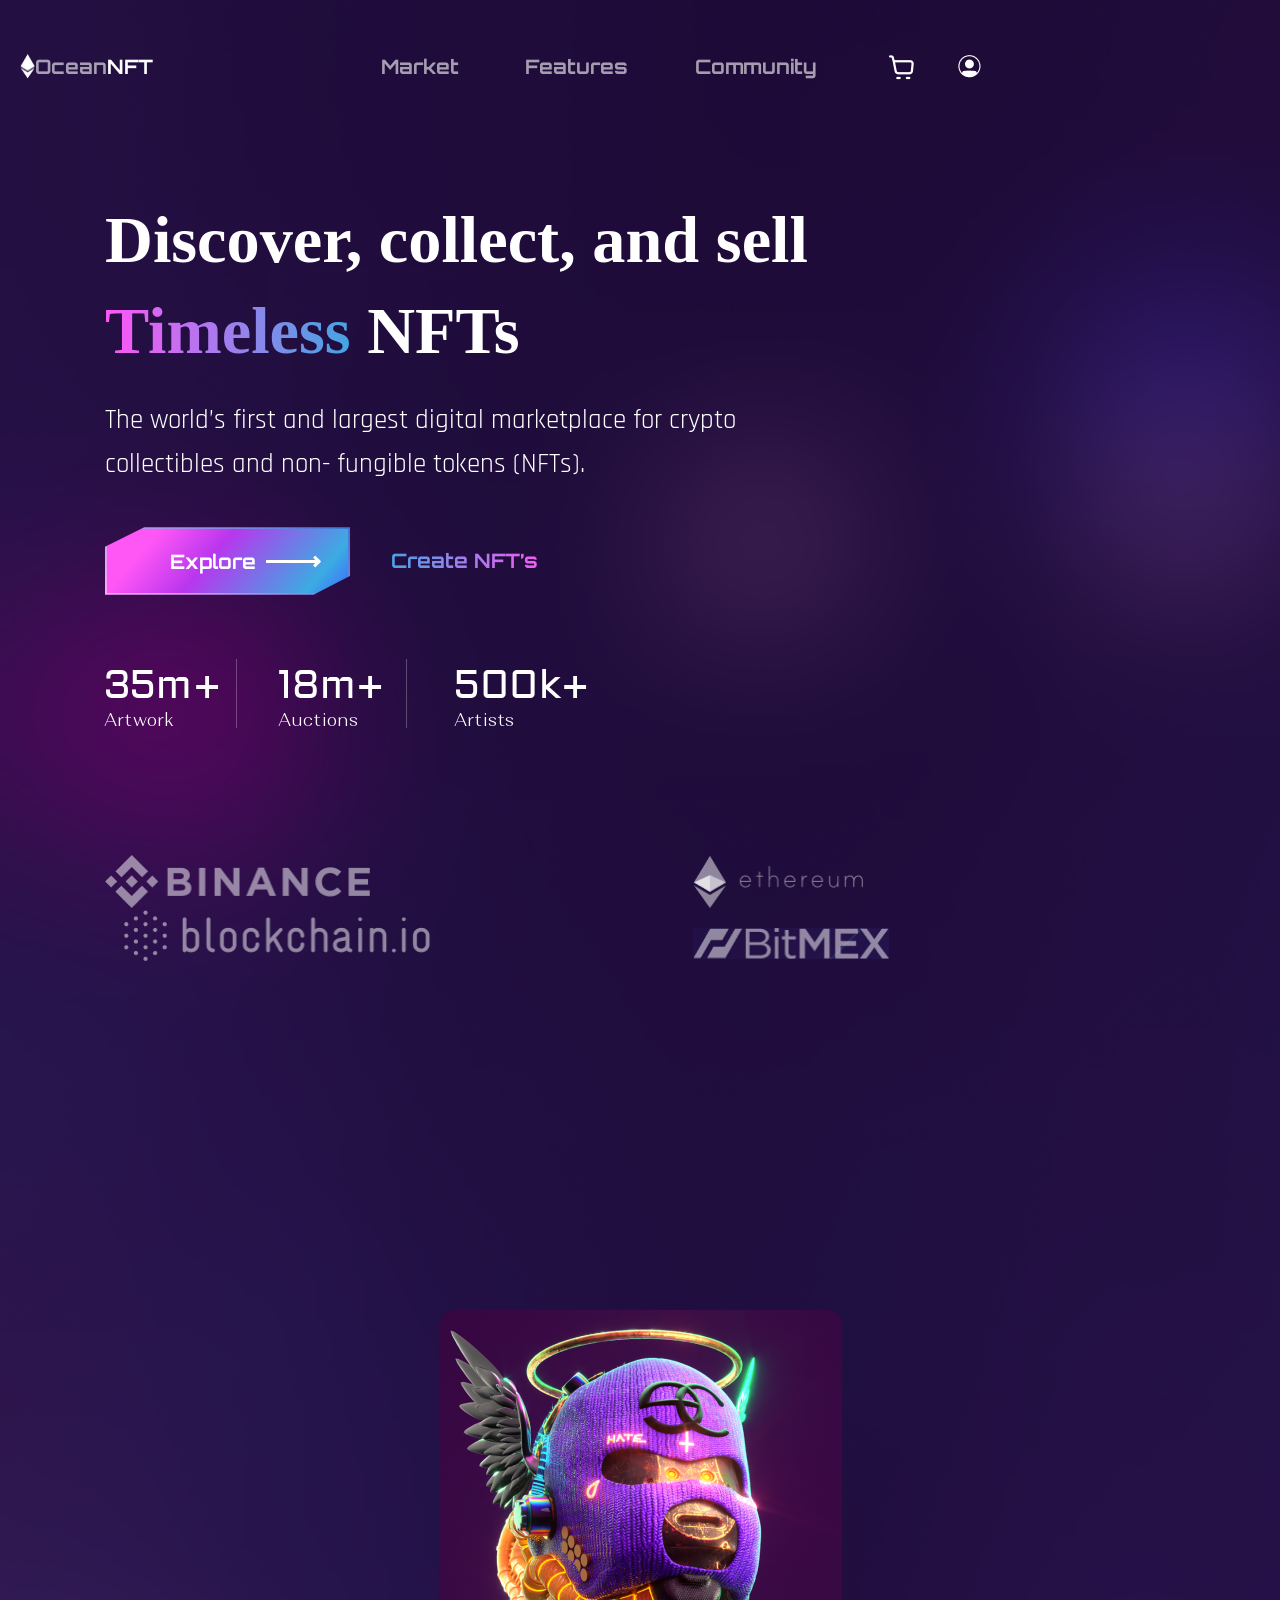
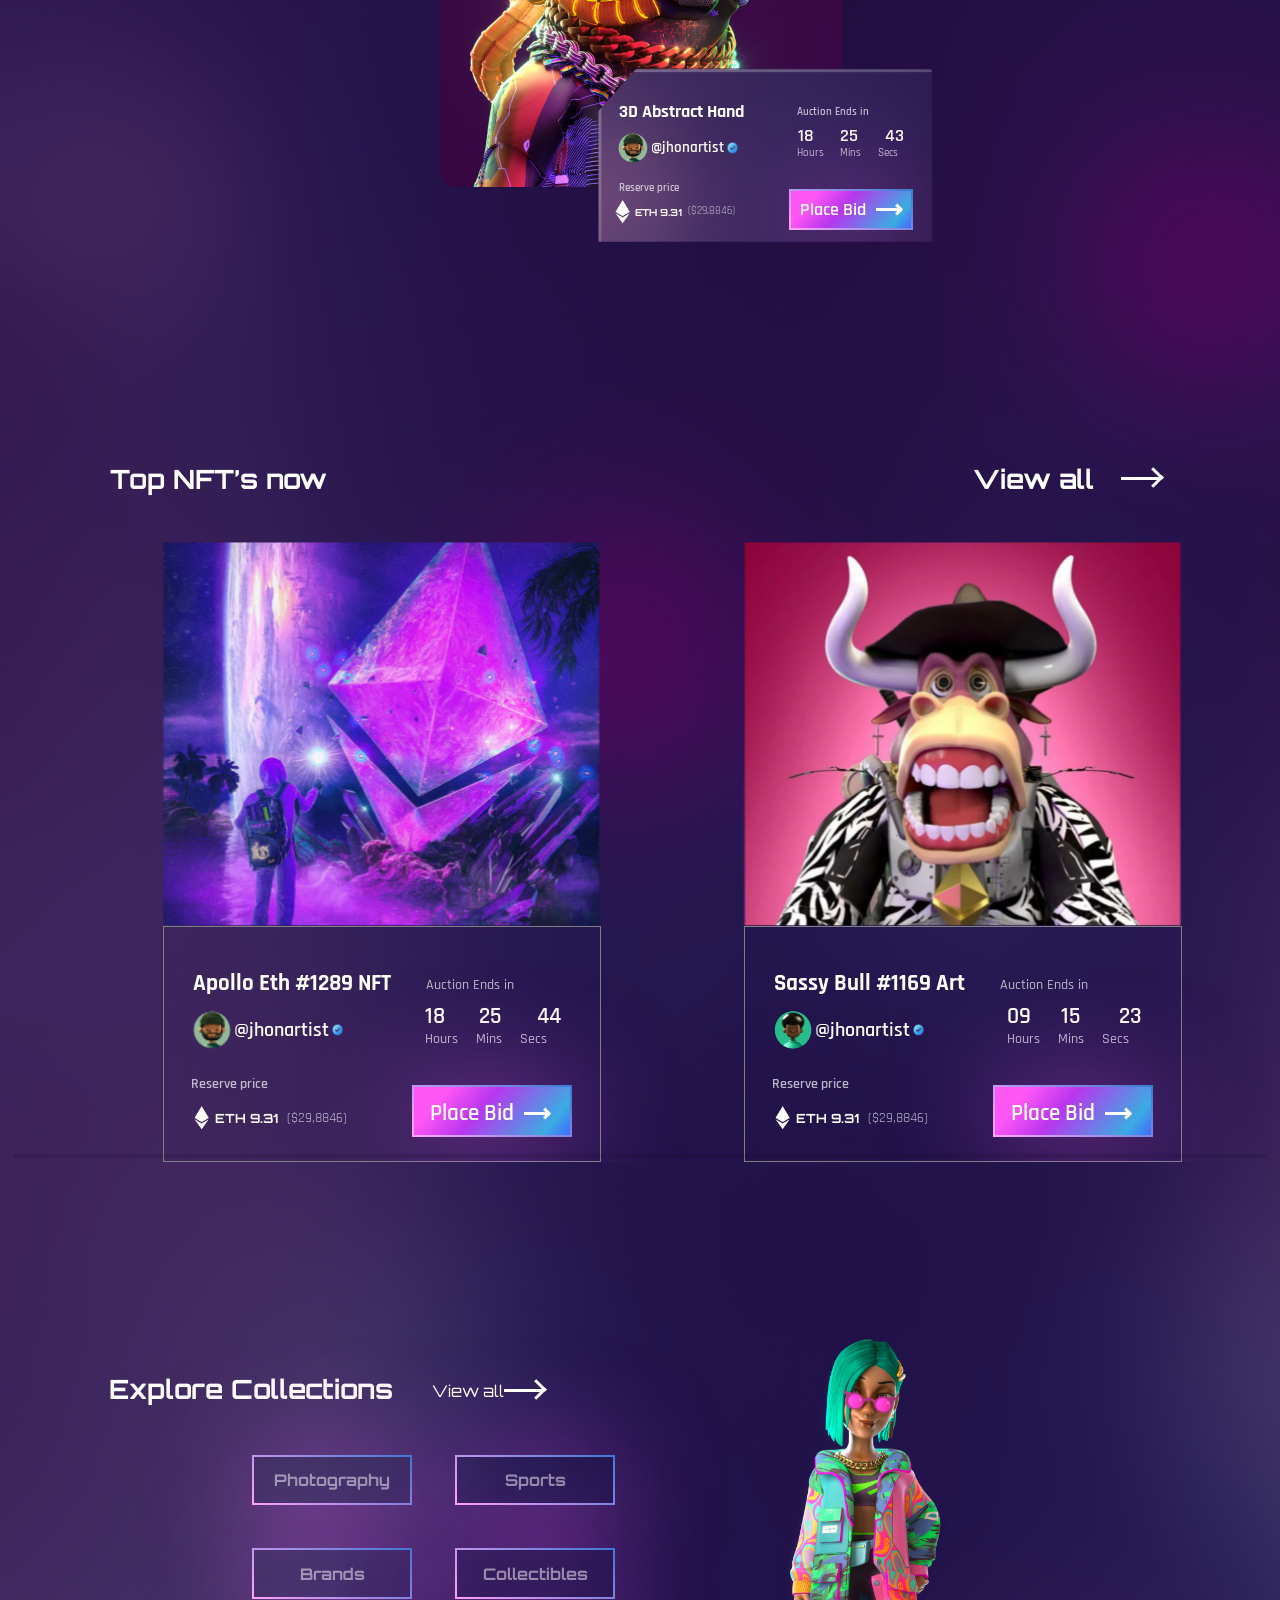
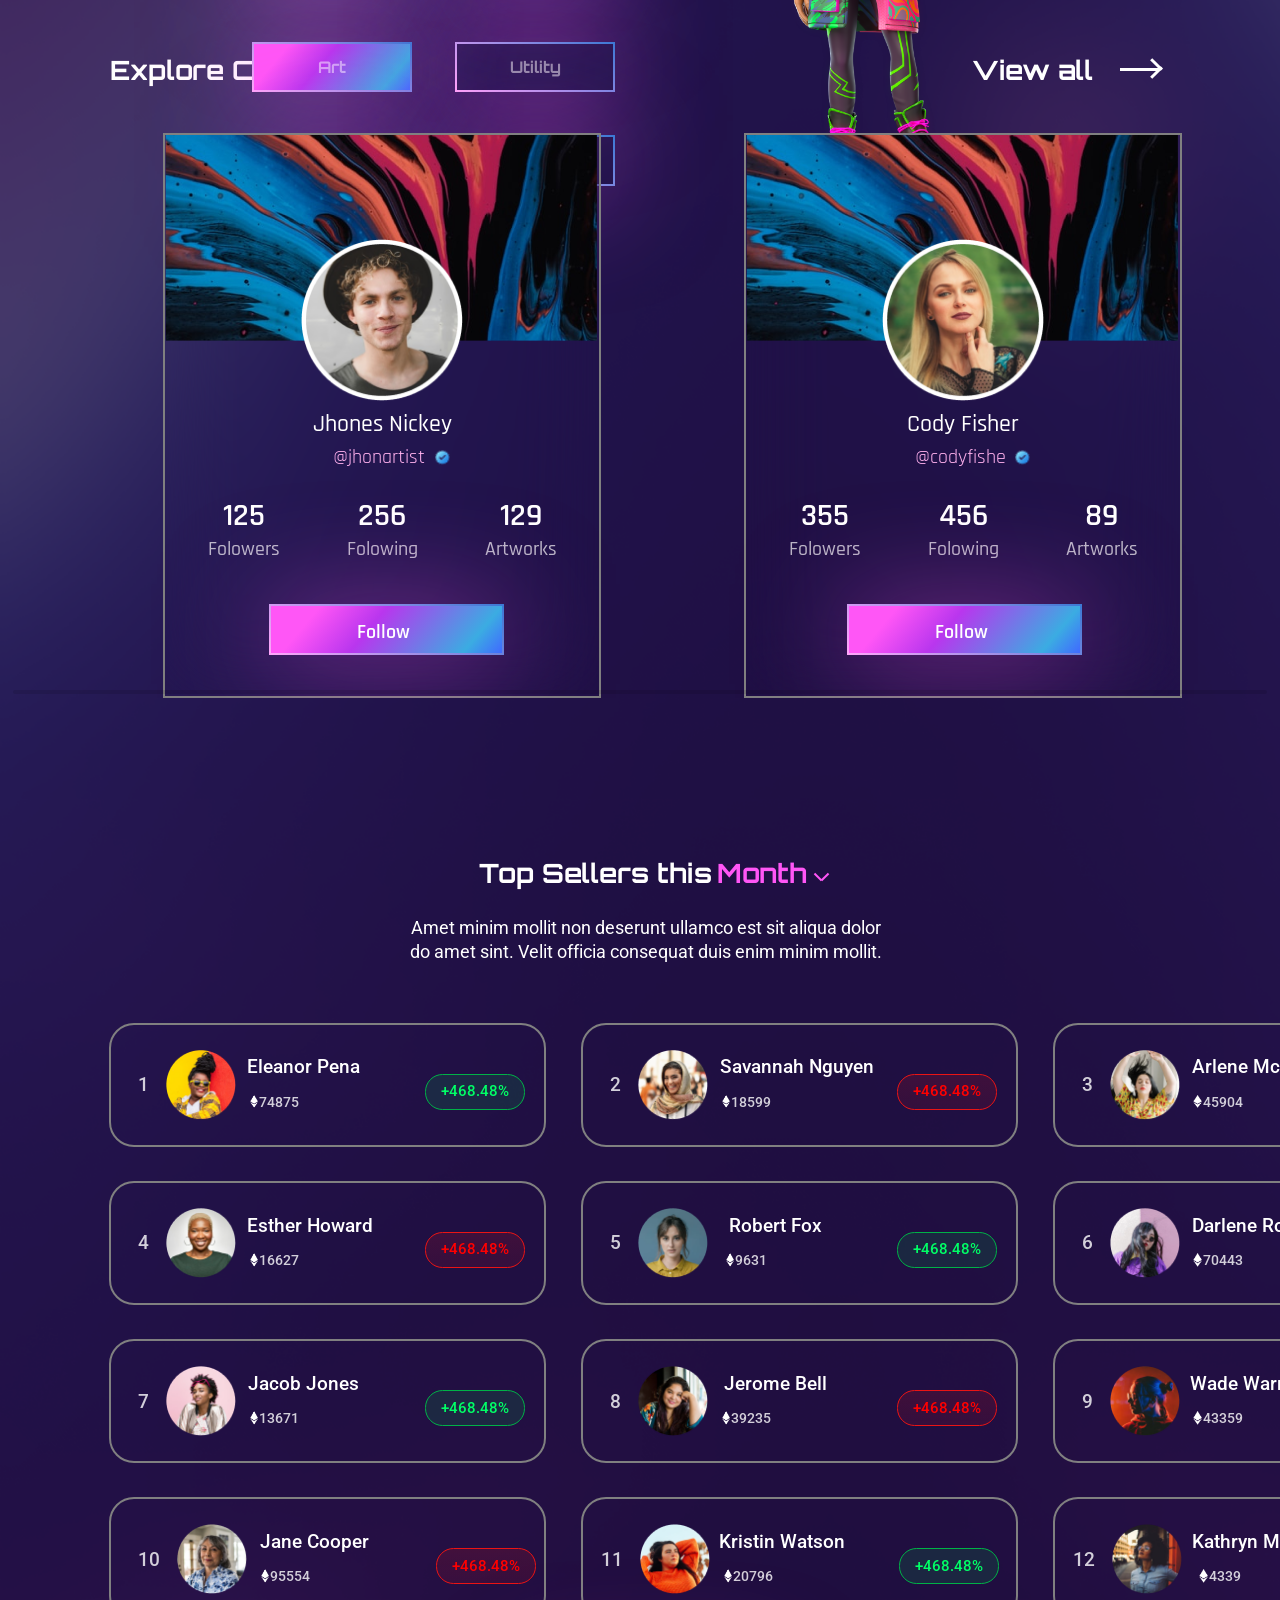
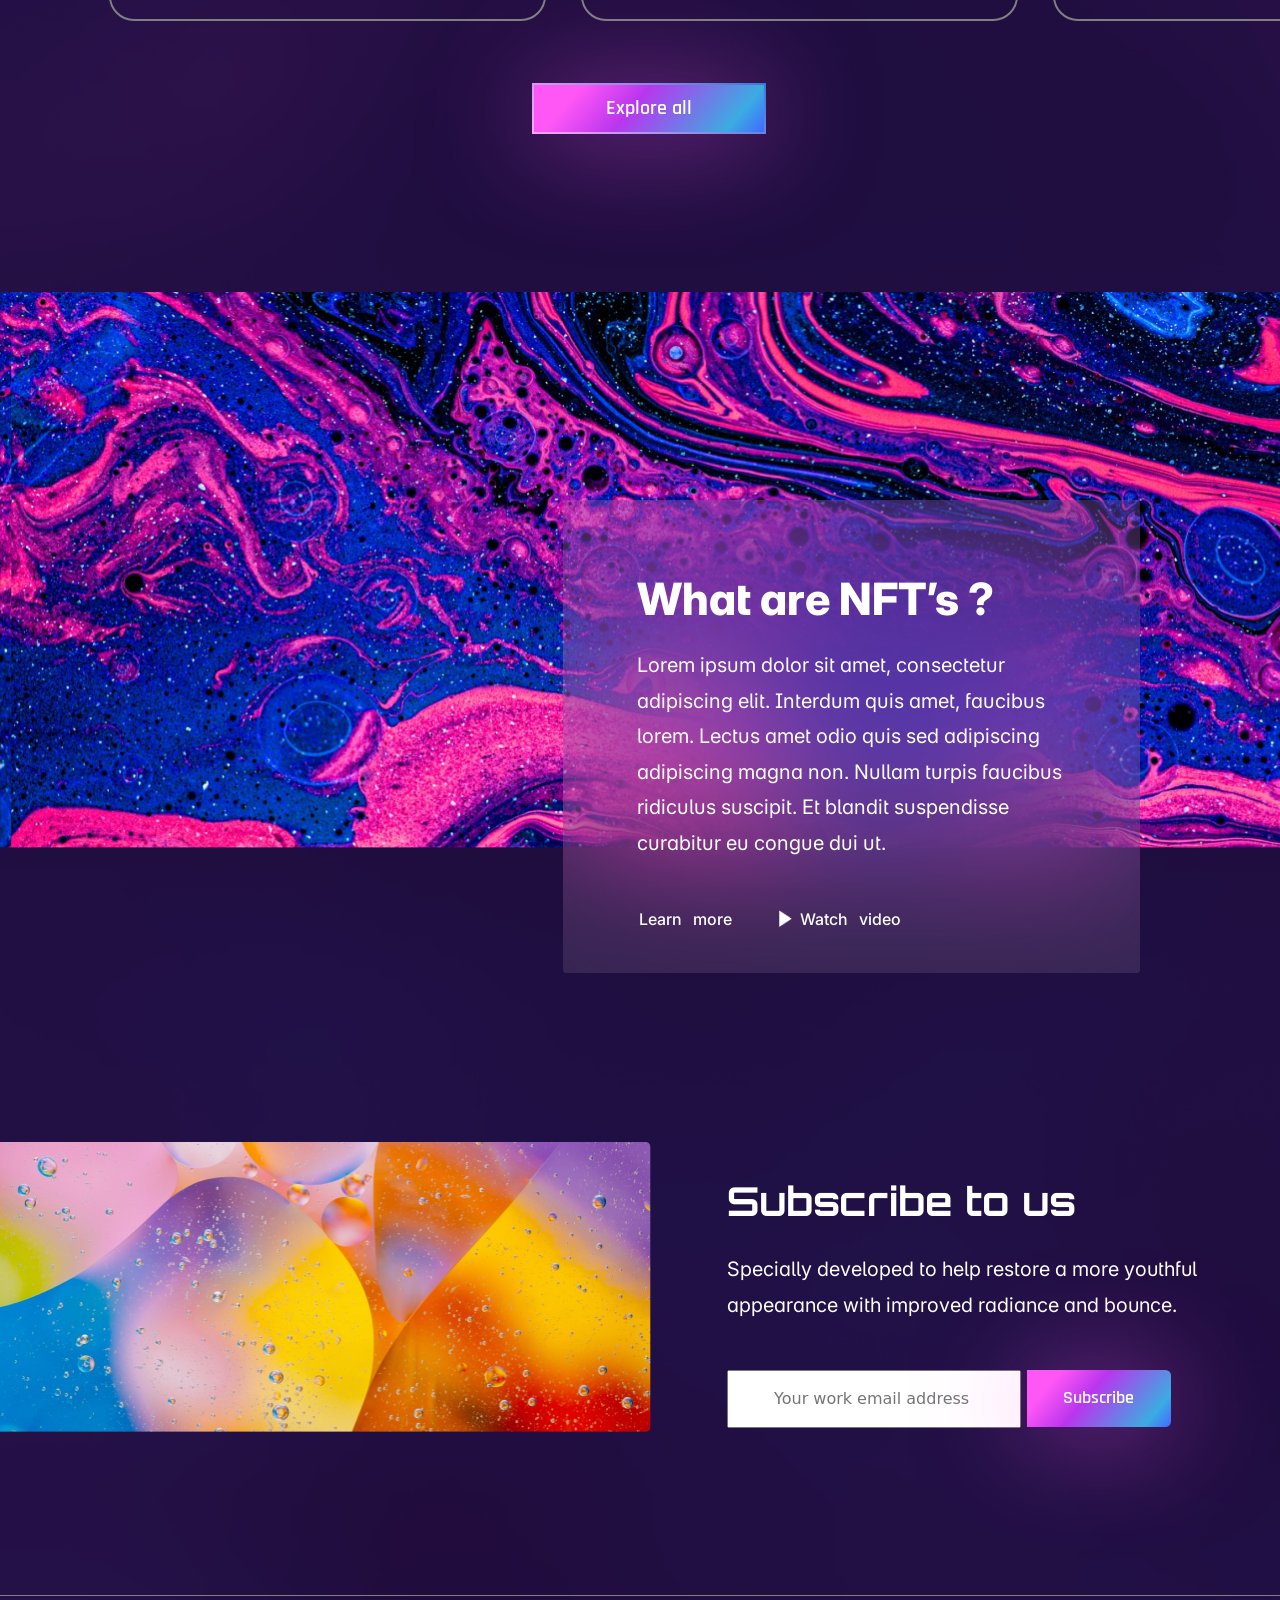
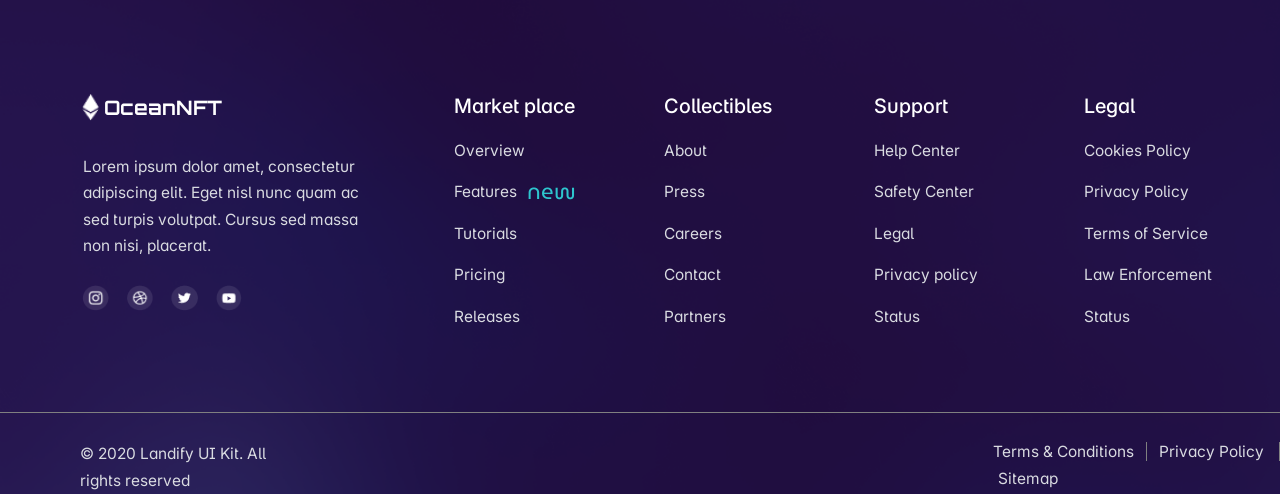
<file: index.html>
<!DOCTYPE html>
<html lang="en">
<head>
    <meta charset="UTF-8">
    <meta name="viewport" content="width=device-width, initial-scale=1.0">
    <link href="https://fonts.googleapis.com/css?family=Orbitron:regular,500,600,700,800,900" rel="stylesheet" />
    <link href="https://cdn.jsdelivr.net/npm/bootstrap@5.3.0/dist/css/bootstrap.min.css" rel="stylesheet" integrity="sha384-9ndCyUaIbzAi2FUVXJi0CjmCapSmO7SnpJef0486qhLnuZ2cdeRhO02iuK6FUUVM" crossorigin="anonymous">
    <link href="https://fonts.googleapis.com/css?family=Aldrich:regular" rel="stylesheet" />
    <link href="https://fonts.googleapis.com/css?family=Rajdhani:300,regular,500,600,700" rel="stylesheet" />
    <link href="https://fonts.cdnfonts.com/css/spartan" rel="stylesheet">
    <link href = "./font/AlethiaNext/stylesheet.css" rel = "stylesheet" type = "text/css" />
    <link href="https://fonts.googleapis.com/css?family=Lato:100,100italic,300,300italic,regular,italic,700,700italic,900,900italic" rel="stylesheet" />
    <link rel="stylesheet" href="https://cdn.jsdelivr.net/npm/swiper@10/swiper-bundle.min.css"/>
    <link href="https://fonts.googleapis.com/css?family=Roboto:100,100italic,300,300italic,regular,italic,500,500italic,700,700italic,900,900italic" rel="stylesheet" />
    <link href="https://fonts.googleapis.com/css?family=Inter:100,200,300,regular,500,600,700,800,900" rel="stylesheet" />
    <link href="https://fonts.googleapis.com/css?family=MuseoModerno:100,200,300,regular,500,600,700,800,900,100italic,200italic,300italic,italic,500italic,600italic,700italic,800italic,900italic" rel="stylesheet" />

    <link rel="stylesheet" href="./style/main.css">
    <link rel="stylesheet" href="./style/header.css">
    <link rel="stylesheet" href="./style/Descript_section.css">
    <link rel="stylesheet" href="./style/Swiper__box.css">
    <link rel="stylesheet" href="./style/Colection.css">
    <link rel="stylesheet" href="./style/Swiper2.css">
    <link rel="stylesheet" href="./style/Top.css">
    <link rel="stylesheet" href="./style/AboutNFT.css">
    <link rel="stylesheet" href="./style/Subscribe.css">
    <link rel="stylesheet" href="./style/footer.css">
    <title>Ocean NFT</title>
</head>
<body>
    <div class="wrapper">
        <nav class="navbar navbar-expand-lg">
            <div class="container-fluid">
                <a class="navbar-brand" href="#">
                    <img src="./img/header/Ethereum-icon-purple_2 1.png" alt="Bootstrap"  />
                    <span>Ocean</span><span>NFT</span>
                </a>
            <button
                class="navbar-toggler"
                type="button"
                data-bs-toggle="collapse"
                data-bs-target="#navbarSupportedContent"
                aria-controls="navbarSupportedContent"
                aria-expanded="false"
                aria-label="Увімкнути навігацію"
            >
                <span class="navbar-toggler-icon"></span>
            </button>
            <div class="collapse navbar-collapse" id="navbarSupportedContent">
                <ul class="navbar-nav">
                <li class="nav-item">
                    <a aria-current="page" href="#">Market</a>
                </li>
                <li class="nav-item">
                    <a href="#"
                    >Features</a
                    >
                </li>
                <li class="nav-item">
                    <a href="#">Community</a
                    >
                </li>
                </ul>
                <ul class="navbar-nav">
                    <li class="nav-item">
                    <a aria-current="page" href="#"><img src="./img/header/akar-icons_cart.png" alt=""></a
                    >
                    </li>
                    <li class="nav-item">
                    <a href="#"><img src="./img/header/Group.png" alt=""></a
                    >
                    </li>
                </ul>
            </div>
            </div>
        </nav>
        <section class="Description">
            <div class="Descript__box__text">
                <div class="Title"><h1>Discover, collect, and sell <span>Timeless</span> NFTs</h1></div>
                <div class="Title__text">The world’s first and largest digital marketplace for crypto collectibles and non- fungible tokens (NFTs). </div>
                <div class="Button__box">
                    <button class="button__style">Explore<span></span></button>
                    <button>Create NFT’s</button>
                </div>
                <div class="stat">
                    <ul class="stat__cont">
                        <ul>
                            <li>35m+</li>
                            <li>Artwork</li>
                        </ul>
                        <ul>
                            <li>18m+</li>
                            <li>Auctions</li>
                        </ul>
                        <ul>
                            <li>500k+</li>
                            <li>Artists</li>
                        </ul>
                    </ul>
                </div>

            </div>
            <div class="Descript__box__nft">
                <div class="Img__box">
                    <div class="Card__box">
                        <div class="card">
                            <div class="card__descript">
                                <div class="card__title">3D Abstract Hand</div>
                                <div class="profile">
                                    <img src="./img/section1/Ellipse 276.png" alt="" class="profile__logo">
                                    <p class="profile__name">@jhonartist</p>
                                    <img src="./img/section1/image 46.png" alt="" class="vf">
                                </div>
                                <div class="card__text"><p>Reserve price</p></div>
                                <div class="price">
                                    <img src="./img/header/Ethereum-icon-purple_2 1.png" alt="">
                                    <p>ETH 9.31</p>
                                    <span>($29,8846)</span>
                                </div>
                            </div>
                            <div class="card__timer">
                                <p class="card__text">Auction Ends in</p>
                                <div class="box__timer">
                                    <div>
                                        <h2 id="Hours" class="Time">18</h2>
                                        <p class="card__text">Hours</p>
                                    </div>
                                    <div>
                                        <h2 id="Mins" class="Time">25</h2>
                                        <p class="card__text">Mins</p>
                                    </div>
                                    <div>
                                        <h2 id="Secs" class="Time">44</h2>
                                        <p class="card__text">Secs</p>
                                    </div>
                                </div>
                                <button class="button__style">Place Bid<span></span></button>
                            </div>
                        </div>
                    </div>
                </div>
            </div>
            <div class="Descript__box__partners">
                <div class="partners__img"></div>
                <div class="partners__img"></div>
                <div class="partners__img"></div>
                <div class="partners__img"></div>
            </div>
        </section>
        
        <section class="Swiper__box">
            <div class="swiper__info__panel">
                <h2 class="Title_on__page">Top NFT’s now</h2>
                <a href="" class="View__title">View all<span></span></a>
            </div>
            <!-- Slider main container -->
            <div class="swiper">
                <!-- Additional required wrapper -->
                <div class="swiper-wrapper">
                <!-- Slides -->
                <div class="swiper-slide">
                    <div class="NFT__BOX">
                        <div class="NFT__img" style="background-image: url('../img/swiper/Rectangle\ 22664.png')"></div>
                        <div class="cardNFT">
                            <div class="NFT__info">
                                <div class="card__title">Apollo Eth #1289 NFT</div>
                                    <div class="profile">
                                        <img src="./img/section1/Ellipse 276.png" alt="" class="profile__logo">
                                        <p class="profile__name">@jhonartist</p>
                                        <img src="./img/section1/image 46.png" alt="" class="vf">
                                    </div>
                                    <div class="card__text"><p>Reserve price</p></div>
                                    <div class="price">
                                        <img src="./img/header/Ethereum-icon-purple_2 1.png" alt="">
                                        <p>ETH 9.31</p>
                                        <span>($29,8846)</span>
                                    </div>
                            </div>
                            <div class="NFT__timer">
                                <div class="card__timer">
                                    <p class="card__text">Auction Ends in</p>
                                    <div class="box__timer">
                                        <div>
                                            <h2 id="Hours" class="Time">18</h2>
                                            <p class="card__text">Hours</p>
                                        </div>
                                        <div>
                                            <h2 id="Mins" class="Time">25</h2>
                                            <p class="card__text">Mins</p>
                                        </div>
                                        <div>
                                            <h2 id="Secs" class="Time">44</h2>
                                            <p class="card__text">Secs</p>
                                        </div>
                                    </div>
                                    <button class="button__style">Place Bid<span></span></button>
                                </div>
                            </div>
                        </div>
                    </div>
                    
                </div>
                <div class="swiper-slide">
                    <div class="NFT__BOX">
                        <div class="NFT__img" style="background-image: url('../img/swiper/Rectangle\ 22665.png')"></div>
                        <div class="cardNFT">
                            <div class="NFT__info">
                                <div class="card__title">Sassy Bull #1169 Art</div>
                                    <div class="profile">
                                        <img src="./img/swiper/Ellipse 276 (1).png" alt="" class="profile__logo">
                                        <p class="profile__name">@jhonartist</p>
                                        <img src="./img/section1/image 46.png" alt="" class="vf">
                                    </div>
                                    <div class="card__text"><p>Reserve price</p></div>
                                    <div class="price">
                                        <img src="./img/header/Ethereum-icon-purple_2 1.png" alt="">
                                        <p>ETH 9.31</p>
                                        <span>($29,8846)</span>
                                    </div>
                            </div>
                            <div class="NFT__timer">
                                <div class="card__timer">
                                    <p class="card__text">Auction Ends in</p>
                                    <div class="box__timer">
                                        <div>
                                            <h2 id="Hours" class="Time">09</h2>
                                            <p class="card__text">Hours</p>
                                        </div>
                                        <div>
                                            <h2 id="Mins" class="Time">15</h2>
                                            <p class="card__text">Mins</p>
                                        </div>
                                        <div>
                                            <h2 id="Secs" class="Time">23</h2>
                                            <p class="card__text">Secs</p>
                                        </div>
                                    </div>
                                    <button class="button__style">Place Bid<span></span></button>
                                </div>
                            </div>
                        </div>
                    </div>
                    
                </div>
                <div class="swiper-slide">
                    <div class="NFT__BOX">
                        <div class="NFT__img" style="background-image: url('../img/swiper/Rectangle\ 22666.png')"></div>
                        <div class="cardNFT">
                            <div class="NFT__info">
                                <div class="card__title">Satisfying 3D Art</div>
                                    <div class="profile">
                                        <img src="./img/swiper/Ellipse 276 (2).png" alt="" class="profile__logo">
                                        <p class="profile__name">@jhonartist</p>
                                        <img src="./img/section1/image 46.png" alt="" class="vf">
                                    </div>
                                    <div class="card__text"><p>Reserve price</p></div>
                                    <div class="price">
                                        <img src="./img/header/Ethereum-icon-purple_2 1.png" alt="">
                                        <p>ETH 9.31</p>
                                        <span>($29,8846)</span>
                                    </div>
                            </div>
                            <div class="NFT__timer">
                                <div class="card__timer">
                                    <p class="card__text">Auction Ends in</p>
                                    <div class="box__timer">
                                        <div>
                                            <h2 id="Hours" class="Time">23</h2>
                                            <p id="HoursT" class="card__text">Hours</p>
                                        </div>
                                        <div>
                                            <h2 id="Mins" class="Time">32</h2>
                                            <p id="MinsT" class="card__text">Mins</p>
                                        </div>
                                        <div>
                                            <h2 id="Secs" class="Time">56</h2>
                                            <p id="SecsT" class="card__text">Secs</p>
                                        </div>
                                    </div>
                                    <button class="button__style">Place Bid<span></span></button>
                                </div>
                            </div>
                        </div>
                    </div>
                    
                </div>
                ...
                </div>
                <!-- If we need pagination -->
                <div class="swiper-pagination"></div>
            
                <!-- If we need navigation buttons -->
                <div class="swiper-button-prev"></div>
                <div class="swiper-button-next"></div>
            
                <!-- If we need scrollbar -->
                <div class="swiper-scrollbar"></div>
            </div>
            <div class="Button__mobile butSw"><button class="button__style">Explore<span></span></button></div>

        </section>
        <section class="Colection__box">
            <div class="Title">
                <h2 class="Title_on__page">Explore Collections</h2>
            </div>


            <div class="Colection__container">
                <div class="Colection__button__box">
                    <button onclick="changeIMG_btn(this)"  class="button__listener button__style">Photography</button>
                    <button onclick="changeIMG_btn(this)"  class="button__listener button__style">Sports</button>
                    <button onclick="changeIMG_btn(this)"  class="button__listener button__style">Brands</button>
                    <button onclick="changeIMG_btn(this)"  class="button__listener button__style">Collectibles</button>
                    <button onclick="changeIMG_btn(this)"  class="button__listener button__style active__button__col">Art</button>
                    <button onclick="changeIMG_btn(this)"  class="button__listener button__style">Utility</button>
                    <button onclick="changeIMG_btn(this)"  class="button__listener button__style">Brands</button>
                    <button onclick="changeIMG_btn(this)"  class="button__listener button__style">Collectibles</button>
                </div>
                <div class="Colection__img"><img src="./img/Colection/Art.png" alt="" class="Celection__photo" id="collectionImage"></div>
            </div>



            <div class="View__title__box">
                <a href="" class="View__title">View all<span></span></a>
            </div>
        </section>
        <section class="Swiper__box2">
            <div class="swiper__info__panel">
                <h2 class="Title_on__page">Explore Collections</h2>
                <a href="" class="View__title">View all<span></span></a>
            </div>
            <!-- Slider main container -->
            <div class="swiper">
                <!-- Additional required wrapper -->
                <div class="swiper-wrapper">
                <!-- Slides -->
                <div class="swiper-slide">
                    <div class="card__box">
                        <div class="card__logo"><img src="./img/swiper/unsplash_d1UPkiFd04A.png" alt=""></div>
                        <div class="name"><h2>Jhones Nickey</h2></div>
                        <div class="login"><p>@jhonartist</p><img src="./img/section1/image 46.png"></div>
                        <div class="card__stat">
                            <div class="flowers">
                                <h2>125</h2>
                                <p>Folowers</p>
                            </div>
                            <div class="flowing">
                                <h2>256</h2>
                                <p>Folowing</p>
                            </div>
                            <div class="artworks">
                                <h2>129</h2>
                                <p>Artworks</p>
                            </div>
                        </div>
                        <div class="button__box"><button class="button__style">Follow</button></div>
                    </div>
                </div>
                <div class="swiper-slide">
                    <div class="card__box">
                        <div class="card__logo"><img src="./img/swiper/unsplash_jFAG_ixCrsM.png" alt=""></div>
                        <div class="name"><h2>Cody Fisher</h2></div>
                        <div class="login"><p>@codyfishe</p><img src="./img/section1/image 46.png"></div>
                        <div class="card__stat">
                            <div class="flowers">
                                <h2>355</h2>
                                <p>Folowers</p>
                            </div>
                            <div class="flowing">
                                <h2>456</h2>
                                <p>Folowing</p>
                            </div>
                            <div class="artworks">
                                <h2>89</h2>
                                <p>Artworks</p>
                            </div>
                        </div>
                        <div class="button__box"><button class="button__style">Follow</button></div>
                    </div>
                    
                </div>
                <div class="swiper-slide">
                    <div class="card__box">
                        <div class="card__logo"><img src="./img/swiper/unsplash_MtSF6U6gy2Q.png" alt=""></div>
                        <div class="name"><h2>Jerome Bell</h2></div>
                        <div class="login"><p>@jeromebt</p><img src="./img/section1/image 46.png"></div>
                        <div class="card__stat">
                            <div class="flowers">
                                <h2>546</h2>
                                <p>Folowers</p>
                            </div>
                            <div class="flowing">
                                <h2>789</h2>
                                <p>Folowing</p>
                            </div>
                            <div class="artworks">
                                <h2>54</h2>
                                <p>Artworks</p>
                            </div>
                        </div>
                        <div class="button__box"><button class="button__style">Follow</button></div>
                    </div>
                    
                </div>
                ...
                </div>
                <!-- If we need pagination -->
                <div class="swiper-pagination"></div>
            
                <!-- If we need navigation buttons -->
                <div class="swiper-button-prev"></div>
                <div class="swiper-button-next"></div>
            
                <!-- If we need scrollbar -->
                <div class="swiper-scrollbar"></div>
            </div>
            <div class="Button__mobile"><button class="button__style">Explore<span></span></button></div>

        </section>
        <section class="Top__sellers">
            <div class="Sellers__panel">
                <h2>Top Sellers this <span>Month</span></h2>
                <p>Amet minim mollit non deserunt ullamco est sit aliqua dolor do amet sint. Velit officia consequat duis enim minim mollit.</p>
            </div>
            <div class="Top__list">
                <div class="Top__item">
                    <p class="Top__pos">1</p>
                    <div class="Top_logo"><img src="./img/Top/1.png" alt=""></div>
                    <div class="top__info">
                        <p class="top__name">Eleanor Pena</p>
                        <div class="number__coins">
                            <img src="./img/header/Ethereum-icon-purple_2 1.png" alt="">
                            <p>74875</p>
                        </div>
                    </div>
                    <div class="status"><h2>+468.48%</h2></div>
                </div>
                <div class="Top__item">
                    <p class="Top__pos">2</p>
                    <div class="Top_logo"><img src="./img/Top/2.png" alt=""></div>
                    <div class="top__info">
                        <p class="top__name">Savannah Nguyen</p>
                        <div class="number__coins">
                            <img src="./img/header/Ethereum-icon-purple_2 1.png" alt="">
                            <p>18599</p>
                        </div>
                    </div>
                    <div class="status minus"><h2>+468.48%</h2></div>
                </div>
                <div class="Top__item">
                    <p class="Top__pos">3</p>
                    <div class="Top_logo"><img src="./img/Top/3.png" alt=""></div>
                    <div class="top__info">
                        <p class="top__name">Arlene McCoy</p>
                        <div class="number__coins">
                            <img src="./img/header/Ethereum-icon-purple_2 1.png" alt="">
                            <p>45904</p>
                        </div>
                    </div>
                    <div class="status"><h2>+468.48%</h2></div>
                </div>
                <div class="Top__item">
                    <p class="Top__pos">4</p>
                    <div class="Top_logo"><img src="./img/Top/4.png" alt=""></div>
                    <div class="top__info">
                        <p class="top__name">Esther Howard</p>
                        <div class="number__coins">
                            <img src="./img/header/Ethereum-icon-purple_2 1.png" alt="">
                            <p>16627</p>
                        </div>
                    </div>
                    <div class="status minus"><h2>+468.48%</h2></div>
                </div>
                <div class="Top__item">
                    <p class="Top__pos">5</p>
                    <div class="Top_logo"><img src="./img/Top/5.png" alt=""></div>
                    <div class="top__info">
                        <p class="top__name">Robert Fox</p>
                        <div class="number__coins">
                            <img src="./img/header/Ethereum-icon-purple_2 1.png" alt="">
                            <p>9631</p>
                        </div>
                    </div>
                    <div class="status"><h2>+468.48%</h2></div>
                </div>
                <div class="Top__item">
                    <p class="Top__pos">6</p>
                    <div class="Top_logo"><img src="./img/Top/6.png" alt=""></div>
                    <div class="top__info">
                        <p class="top__name">Darlene Robertson</p>
                        <div class="number__coins">
                            <img src="./img/header/Ethereum-icon-purple_2 1.png" alt="">
                            <p>70443</p>
                        </div>
                    </div>
                    <div class="status"><h2>+468.48%</h2></div>
                </div>
                <div class="Top__item">
                    <p class="Top__pos">7</p>
                    <div class="Top_logo"><img src="./img/Top/7.png" alt=""></div>
                    <div class="top__info">
                        <p class="top__name">Jacob Jones</p>
                        <div class="number__coins">
                            <img src="./img/header/Ethereum-icon-purple_2 1.png" alt="">
                            <p>13671</p>
                        </div>
                    </div>
                    <div class="status"><h2>+468.48%</h2></div>
                </div>
                <div class="Top__item">
                    <p class="Top__pos">8</p>
                    <div class="Top_logo"><img src="./img/Top/8.png" alt=""></div>
                    <div class="top__info">
                        <p class="top__name">Jerome Bell</p>
                        <div class="number__coins">
                            <img src="./img/header/Ethereum-icon-purple_2 1.png" alt="">
                            <p>39235</p>
                        </div>
                    </div>
                    <div class="status minus"><h2>+468.48%</h2></div>
                </div>
                <div class="Top__item">
                    <p class="Top__pos">9</p>
                    <div class="Top_logo"><img src="./img/Top/9.png" alt=""></div>
                    <div class="top__info">
                        <p class="top__name">Wade Warren</p>
                        <div class="number__coins">
                            <img src="./img/header/Ethereum-icon-purple_2 1.png" alt="">
                            <p>43359</p>
                        </div>
                    </div>
                    <div class="status minus"><h2>+468.48%</h2></div>
                </div>
                <div class="Top__item">
                    <p class="Top__pos">10</p>
                    <div class="Top_logo"><img src="./img/Top/10.png" alt=""></div>
                    <div class="top__info">
                        <p class="top__name">Jane Cooper</p>
                        <div class="number__coins">
                            <img src="./img/header/Ethereum-icon-purple_2 1.png" alt="">
                            <p>95554</p>
                        </div>
                    </div>
                    <div class="status minus"><h2>+468.48%</h2></div>
                </div>
                <div class="Top__item">
                    <p class="Top__pos">11</p>
                    <div class="Top_logo"><img src="./img/Top/11.png" alt=""></div>
                    <div class="top__info">
                        <p class="top__name">Kristin Watson</p>
                        <div class="number__coins">
                            <img src="./img/header/Ethereum-icon-purple_2 1.png" alt="">
                            <p>20796</p>
                        </div>
                    </div>
                    <div class="status"><h2>+468.48%</h2></div>
                </div>
                <div class="Top__item">
                    <p class="Top__pos">12</p>
                    <div class="Top_logo"><img src="./img/Top/12.png" alt=""></div>
                    <div class="top__info">
                        <p class="top__name">Kathryn Murphy</p>
                        <div class="number__coins">
                            <img src="./img/header/Ethereum-icon-purple_2 1.png" alt="">
                            <p>4339</p>
                        </div>
                    </div>
                    <div class="status minus"><h2>+468.48%</h2></div>
                </div>
            </div>
            <div class="top_button__box">
                <button class="button__style">Explore all</button>
                <button class="button__mobile">Explore<span></span></button>
            </div>
        </section>
        <section class="What__NFT">
            <div class="About__NFT">
                <h2>What are NFT’s ?</h2>
                <p>Lorem ipsum dolor sit amet, consectetur adipiscing elit.
                     Interdum quis amet, faucibus lorem. 
                     Lectus amet odio quis sed adipiscing adipiscing
                      magna non. Nullam turpis faucibus ridiculus suscipit.
                       Et blandit suspendisse curabitur eu congue dui ut.</p>
                <div class="About__control">
                    <a href="">Learn more</a>
                    <div><img src="./img/About/Path.png" alt=""><a href="">Watch video</a></div>
                </div>
            </div>
        </section>
        <section class="Subscribe">
            <div class="Photo"><img src="./img/unsplash_pVoEPpLw818.png" alt=""></div>
            <div class="Form">
                <h2>Subscribe to us</h2>
                <p>Specially developed to help restore a more youthful appearance with improved radiance and bounce.</p>
                <div class="input__box">
                    <input type="email" placeholder="Your work email address">
                    <button class="button__style">Subscribe</button>
                </div>
            </div>
        </section>
        <footer>
            <div class="up__footer__box">
                <div class="Ocean__NFT__footer">
                    <div class="logo__footer">
                        <img src="./img/header/Ethereum-icon-purple_2 1.png" alt="">
                        <h2>OceanNFT </h2>
                    </div>
                    <div class="FooterDESC">Lorem ipsum dolor amet, consectetur adipiscing elit.
                         Eget nisl nunc quam ac sed turpis volutpat.
                         Cursus sed massa non nisi, placerat.
                    </div>
                    <div class="soc_media">
                        <a href=""><img src="./img/footer/1.png"></a>
                        <a href=""><img src="./img/footer/2.png"></a>
                        <a href=""><img src="./img/footer/3.png"></a>
                        <a href=""><img src="./img/footer/4.png"></a>
                    </div>
                </div>
                <div class="AcordeonPC">
                    <div class="AcordBOX">
                        <h2>Market place</h2>
                        <a href="">Overview</a>
                        <a href="">Features <span>new</span></a>
                        <a href="">Tutorials</a>
                        <a href="">Pricing</a>
                        <a href="">Releases</a>
                    </div>
                    <div class="AcordBOX">
                        <h2>Collectibles</h2>
                        <a href="">About</a>
                        <a href="">Press</a>
                        <a href="">Careers</a>
                        <a href="">Contact</a>
                        <a href="">Partners</a>
                    </div>
                    <div class="AcordBOX">
                        <h2>Support</h2>
                        <a href="">Help Center</a>
                        <a href="">Safety Center</a>
                        <a href="">Legal</a>
                        <a href="">Privacy policy</a>
                        <a href="">Status</a>
                    </div>
                    <div class="AcordBOX">
                        <h2>Legal</h2>
                        <a href="">Cookies Policy</a>
                        <a href="">Privacy Policy</a>
                        <a href="">Terms of Service</a>
                        <a href="">Law Enforcement</a>
                        <a href="">Status</a>
                    </div>
                    <div class="AcordBOX">
                        <h2>Follow us</h2>
                        <a href="">Facebook</a>
                        <a href="">Twitter</a>
                        <a href="">Dribbble</a>
                        <a href="">Instagram</a>
                        <a href="">LinkedIn</a>
                    </div>
                </div>
                <div class="AcordeonMobile">
                    <div class="accordion" id="accordionPanelsStayOpenExample">
                        <div class="accordion-item">
                          <h2 class="accordion-header">
                            <button class="accordion-button" type="button" data-bs-toggle="collapse" data-bs-target="#panelsStayOpen-collapseOne" aria-expanded="true" aria-controls="panelsStayOpen-collapseOne">
                                Market place
                            </button>
                          </h2>
                          <div id="panelsStayOpen-collapseOne" class="accordion-collapse collapse show">
                            <div class="accordion-body">
                                <a href="">Overview</a>
                                <a href="" class="NewNews">Features</a>
                                <a href="">Tutorials</a>
                                <a href="">Pricing</a>
                                <a href="">Releases</a>
                            </div>
                          </div>
                        </div>
                        <div class="accordion-item">
                          <h2 class="accordion-header">
                            <button class="accordion-button collapsed" type="button" data-bs-toggle="collapse" data-bs-target="#panelsStayOpen-collapseTwo" aria-expanded="false" aria-controls="panelsStayOpen-collapseTwo">
                                Collectibles
                            </button>
                          </h2>
                          <div id="panelsStayOpen-collapseTwo" class="accordion-collapse collapse">
                            <div class="accordion-body">
                                <a href="">About</a>
                                <a href="">Press</a>
                                <a href="">Careers</a>
                                <a href="">Contact</a>
                                <a href="">Partners</a>
                            </div>
                          </div>
                        </div>
                        <div class="accordion-item">
                          <h2 class="accordion-header">
                            <button class="accordion-button collapsed" type="button" data-bs-toggle="collapse" data-bs-target="#panelsStayOpen-collapseThree" aria-expanded="false" aria-controls="panelsStayOpen-collapseThree">
                                Support
                            </button>
                          </h2>
                          <div id="panelsStayOpen-collapseThree" class="accordion-collapse collapse">
                            <div class="accordion-body">
                                <a href="">Help Center</a>
                                <a href="">Safety Center</a>
                                <a href="">Legal</a>
                                <a href="">Privacy policy</a>
                                <a href="">Status</a>
                            </div>
                          </div>
                        </div>
                        <div class="accordion-item">
                            <h2 class="accordion-header">
                              <button class="accordion-button collapsed" type="button" data-bs-toggle="collapse" data-bs-target="#panelsStayOpen-collapseFour" aria-expanded="false" aria-controls="panelsStayOpen-collapseFour">
                                Legal
                              </button>
                            </h2>
                            <div id="panelsStayOpen-collapseFour" class="accordion-collapse collapse">
                              <div class="accordion-body">
                                <a href="">Cookies Policy</a>
                                <a href="">Privacy Policy</a>
                                <a href="">Terms of Service</a>
                                <a href="">Law Enforcement</a>
                                <a href="">Status</a>
                              </div>
                            </div>
                          </div>
                          <div class="accordion-item">
                            <h2 class="accordion-header">
                              <button class="accordion-button collapsed" type="button" data-bs-toggle="collapse" data-bs-target="#panelsStayOpen-collapseFive" aria-expanded="false" aria-controls="panelsStayOpen-collapseFive">
                                Follow us
                              </button>
                            </h2>
                            <div id="panelsStayOpen-collapseFive" class="accordion-collapse collapse">
                              <div class="accordion-body">
                                <a href="">Facebook</a>
                                <a href="">Twitter</a>
                                <a href="">Dribbble</a>
                                <a href="">Instagram</a>
                                <a href="">LinkedIn</a>
                              </div>
                            </div>
                          </div>
                      </div>
                </div>


            </div>

            <div class="endLine">
                <div><p>© 2020 Landify UI Kit. All rights reserved</p></div>
                <div>
                    <a href="">Terms & Conditions</a>
                    <a href="">Privacy Policy</a>
                    <a href="">Sitemap</a>
                </div>
            </div>
            

        </footer>
    </div>
    
    <script src="https://cdn.jsdelivr.net/npm/swiper@10/swiper-bundle.min.js"></script>
    <script src="https://cdn.jsdelivr.net/npm/bootstrap@5.3.0/dist/js/bootstrap.bundle.min.js" integrity="sha384-geWF76RCwLtnZ8qwWowPQNguL3RmwHVBC9FhGdlKrxdiJJigb/j/68SIy3Te4Bkz" crossorigin="anonymous"></script>
    <script src="./js/main.js"></script>
</body>
</html>
</file>
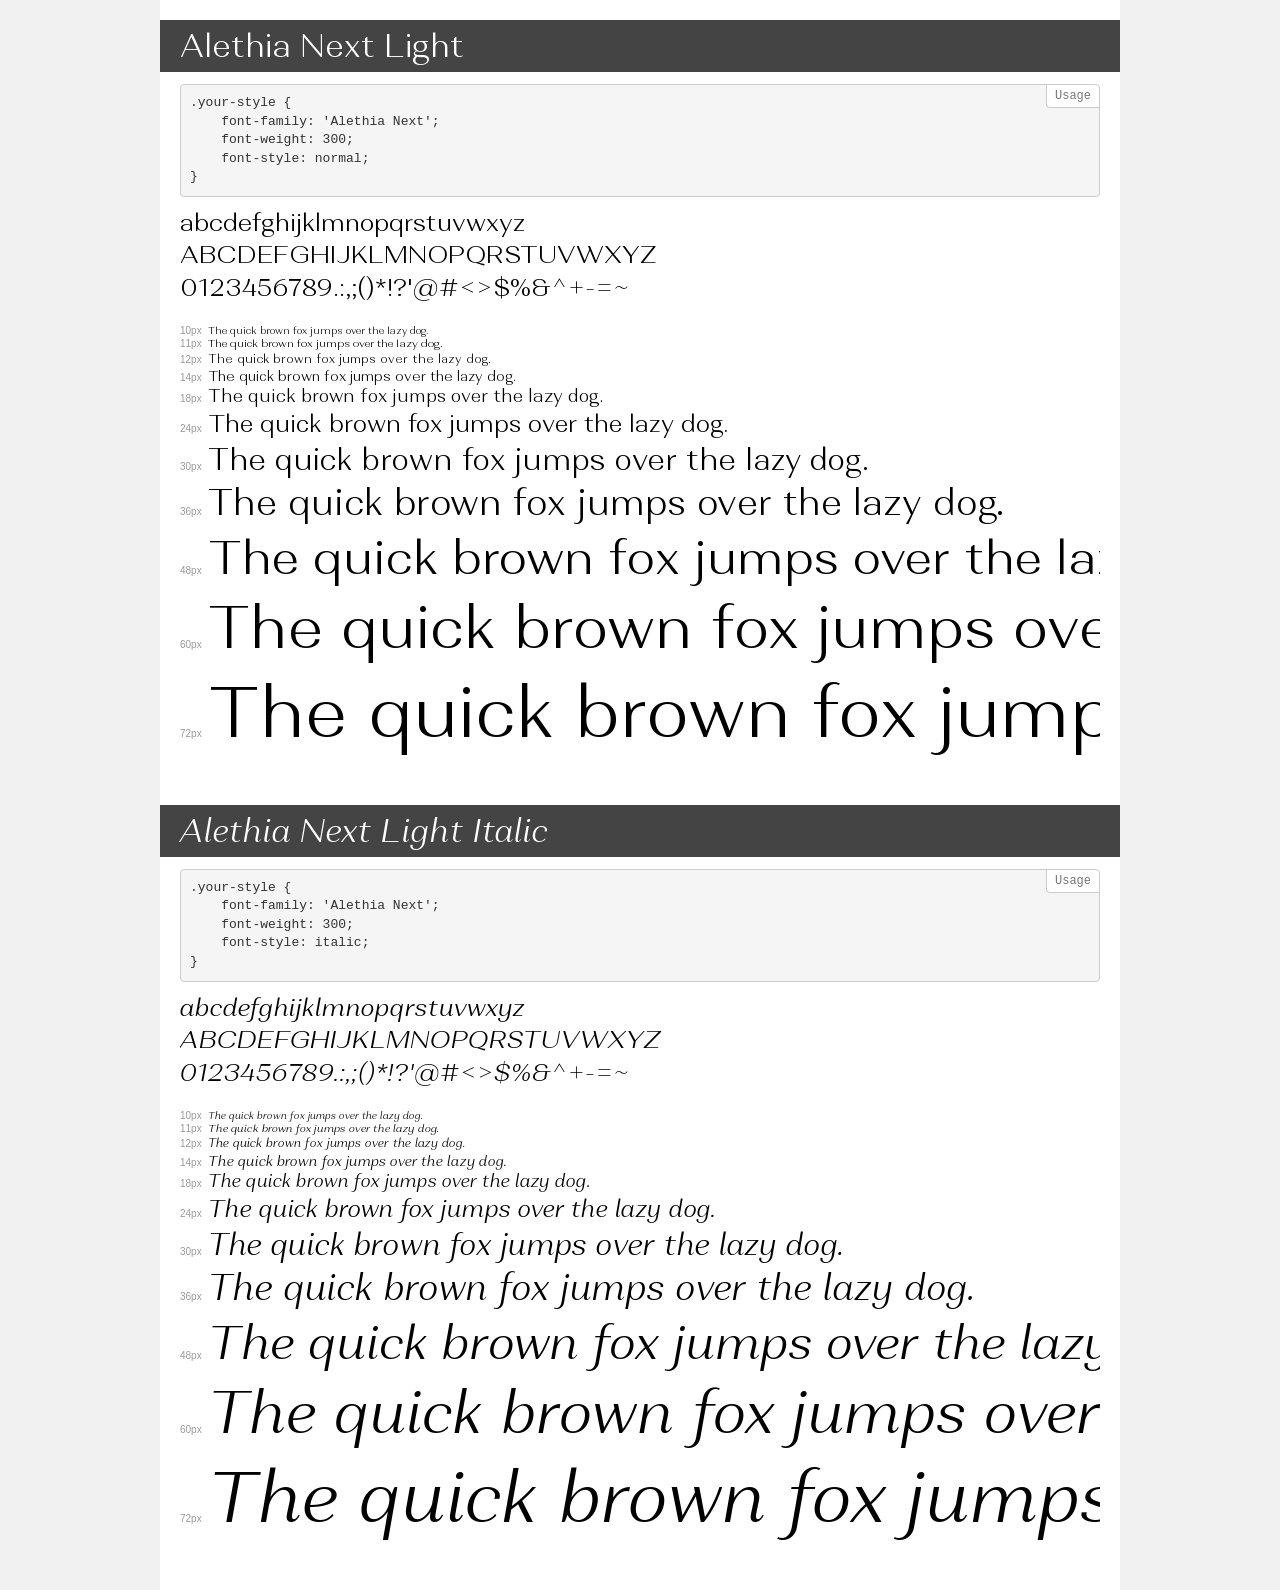
<file: font/AlethiaNext/demo.html>
<!DOCTYPE html>
<html>
<head>
    <meta charset="utf-8">
    <meta http-equiv="X-UA-Compatible" content="IE=edge">
    <meta name="viewport" content="width=device-width, initial-scale=1">
    <meta name="robots" content="noindex, noarchive">
    <meta name="format-detection" content="telephone=no">
    <title>Transfonter demo</title>
    <link href="stylesheet.css" rel="stylesheet">
    <style>
        /*
        http://meyerweb.com/eric/tools/css/reset/
        v2.0 | 20110126
        License: none (public domain)
        */
        html, body, div, span, applet, object, iframe,
        h1, h2, h3, h4, h5, h6, p, blockquote, pre,
        a, abbr, acronym, address, big, cite, code,
        del, dfn, em, img, ins, kbd, q, s, samp,
        small, strike, strong, sub, sup, tt, var,
        b, u, i, center,
        dl, dt, dd, ol, ul, li,
        fieldset, form, label, legend,
        table, caption, tbody, tfoot, thead, tr, th, td,
        article, aside, canvas, details, embed,
        figure, figcaption, footer, header, hgroup,
        menu, nav, output, ruby, section, summary,
        time, mark, audio, video {
            margin: 0;
            padding: 0;
            border: 0;
            font-size: 100%;
            font: inherit;
            vertical-align: baseline;
        }
        /* HTML5 display-role reset for older browsers */
        article, aside, details, figcaption, figure,
        footer, header, hgroup, menu, nav, section {
            display: block;
        }
        body {
            line-height: 1;
        }
        ol, ul {
            list-style: none;
        }
        blockquote, q {
            quotes: none;
        }
        blockquote:before, blockquote:after,
        q:before, q:after {
            content: '';
            content: none;
        }
        table {
            border-collapse: collapse;
            border-spacing: 0;
        }
        /* common styles */
        body {
            background: #f1f1f1;
            color: #000;
        }
        .page {
            background: #fff;
            width: 920px;
            margin: 0 auto;
            padding: 20px 20px 0 20px;
            overflow: hidden;
        }
        .font-container {
            overflow-x: auto;
            overflow-y: hidden;
            margin-bottom: 40px;
            line-height: 1.3;
            white-space: nowrap;
            padding-bottom: 5px;
        }
        h1 {
            position: relative;
            background: #444;
            font-size: 32px;
            color: #fff;
            padding: 10px 20px;
            margin: 0 -20px 12px -20px;
        }
        .letters {
            font-size: 25px;
            margin-bottom: 20px;
        }
        .s10:before {
            content: '10px';
        }
        .s11:before {
            content: '11px';
        }
        .s12:before {
            content: '12px';
        }
        .s14:before {
            content: '14px';
        }
        .s18:before {
            content: '18px';
        }
        .s24:before {
            content: '24px';
        }
        .s30:before {
            content: '30px';
        }
        .s36:before {
            content: '36px';
        }
        .s48:before {
            content: '48px';
        }
        .s60:before {
            content: '60px';
        }
        .s72:before {
            content: '72px';
        }
        .s10:before, .s11:before, .s12:before, .s14:before,
        .s18:before, .s24:before, .s30:before, .s36:before,
        .s48:before, .s60:before, .s72:before {
            font-family: Arial, sans-serif;
            font-size: 10px;
            font-weight: normal;
            font-style: normal;
            color: #999;
            padding-right: 6px;
        }
        pre {
            display: block;
            position: relative;
            padding: 9px;
            margin: 0 0 10px;
            font-family: Monaco, Menlo, Consolas, "Courier New", monospace !important;
            font-size: 13px;
            line-height: 1.428571429;
            color: #333;
            font-weight: normal !important;
            font-style: normal !important;
            background-color: #f5f5f5;
            border: 1px solid #ccc;
            overflow-x: auto;
            border-radius: 4px;
        }
        pre:after {
            display: block;
            position: absolute;
            right: 0;
            top: 0;
            content: 'Usage';
            line-height: 1;
            padding: 5px 8px;
            font-size: 12px;
            color: #767676;
            background-color: #fff;
            border: 1px solid #ccc;
            border-right: none;
            border-top: none;
            border-radius: 0 4px 0 4px;
            z-index: 10;
        }
        /* responsive */
        @media (max-width: 959px) {
            .page {
                width: auto;
                margin: 0;
            }
        }
    </style>
</head>
<body>
<div class="page">
    <div class="demo" style="font-family: 'Alethia Next'; font-weight: 300; font-style: normal;">
        <h1>Alethia Next Light</h1>
        <pre>.your-style {
    font-family: 'Alethia Next';
    font-weight: 300;
    font-style: normal;
}</pre>
        <div class="font-container">
            <p class="letters">
                abcdefghijklmnopqrstuvwxyz<br>
ABCDEFGHIJKLMNOPQRSTUVWXYZ<br>
                0123456789.:,;()*!?'@#<>$%&^+-=~
            </p>
            <p class="s10" style="font-size: 10px;">The quick brown fox jumps over the lazy dog.</p>
            <p class="s11" style="font-size: 11px;">The quick brown fox jumps over the lazy dog.</p>
            <p class="s12" style="font-size: 12px;">The quick brown fox jumps over the lazy dog.</p>
            <p class="s14" style="font-size: 14px;">The quick brown fox jumps over the lazy dog.</p>
            <p class="s18" style="font-size: 18px;">The quick brown fox jumps over the lazy dog.</p>
            <p class="s24" style="font-size: 24px;">The quick brown fox jumps over the lazy dog.</p>
            <p class="s30" style="font-size: 30px;">The quick brown fox jumps over the lazy dog.</p>
            <p class="s36" style="font-size: 36px;">The quick brown fox jumps over the lazy dog.</p>
            <p class="s48" style="font-size: 48px;">The quick brown fox jumps over the lazy dog.</p>
            <p class="s60" style="font-size: 60px;">The quick brown fox jumps over the lazy dog.</p>
            <p class="s72" style="font-size: 72px;">The quick brown fox jumps over the lazy dog.</p>
        </div>
    </div>
    <div class="demo" style="font-family: 'Alethia Next'; font-weight: 300; font-style: italic;">
        <h1>Alethia Next Light Italic</h1>
        <pre>.your-style {
    font-family: 'Alethia Next';
    font-weight: 300;
    font-style: italic;
}</pre>
        <div class="font-container">
            <p class="letters">
                abcdefghijklmnopqrstuvwxyz<br>
ABCDEFGHIJKLMNOPQRSTUVWXYZ<br>
                0123456789.:,;()*!?'@#<>$%&^+-=~
            </p>
            <p class="s10" style="font-size: 10px;">The quick brown fox jumps over the lazy dog.</p>
            <p class="s11" style="font-size: 11px;">The quick brown fox jumps over the lazy dog.</p>
            <p class="s12" style="font-size: 12px;">The quick brown fox jumps over the lazy dog.</p>
            <p class="s14" style="font-size: 14px;">The quick brown fox jumps over the lazy dog.</p>
            <p class="s18" style="font-size: 18px;">The quick brown fox jumps over the lazy dog.</p>
            <p class="s24" style="font-size: 24px;">The quick brown fox jumps over the lazy dog.</p>
            <p class="s30" style="font-size: 30px;">The quick brown fox jumps over the lazy dog.</p>
            <p class="s36" style="font-size: 36px;">The quick brown fox jumps over the lazy dog.</p>
            <p class="s48" style="font-size: 48px;">The quick brown fox jumps over the lazy dog.</p>
            <p class="s60" style="font-size: 60px;">The quick brown fox jumps over the lazy dog.</p>
            <p class="s72" style="font-size: 72px;">The quick brown fox jumps over the lazy dog.</p>
        </div>
    </div>
</div>
</body>
</html>
</file>
<file: font/AlethiaNext/stylesheet.css>
@font-face {
    font-family: 'Alethia Next';
    src: url('AlethiaNext-Light.eot');
    src: local('Alethia Next Light'), local('AlethiaNext-Light'),
        url('AlethiaNext-Light.eot?#iefix') format('embedded-opentype'),
        url('AlethiaNext-Light.woff2') format('woff2'),
        url('AlethiaNext-Light.woff') format('woff'),
        url('AlethiaNext-Light.ttf') format('truetype');
    font-weight: 300;
    font-style: normal;
}

@font-face {
    font-family: 'Alethia Next';
    src: url('AlethiaNext-LightItalic.eot');
    src: local('Alethia Next Light Italic'), local('AlethiaNext-LightItalic'),
        url('AlethiaNext-LightItalic.eot?#iefix') format('embedded-opentype'),
        url('AlethiaNext-LightItalic.woff2') format('woff2'),
        url('AlethiaNext-LightItalic.woff') format('woff'),
        url('AlethiaNext-LightItalic.ttf') format('truetype');
    font-weight: 300;
    font-style: italic;
}
</file>
<file: style/main.css>
/* Box sizing rules */
*,
*::before,
*::after {
  box-sizing: border-box;
}

/* Remove default margin */
body,
h1,
h2,
h3,
h4,
p,
figure,
blockquote,
dl,
dd {
  margin: 0;
}

/* Remove list styles on ul, ol elements with a list role, which suggests default styling will be removed */
ul[role=list],
ol[role=list] {
  list-style: none;
}

/* Set core root defaults */
html:focus-within {
  scroll-behavior: smooth;
}

/* Set core body defaults */
body {
  min-height: 100vh;
  text-rendering: optimizeSpeed;
  line-height: 1.5;
}

/* A elements that don't have a class get default styles */
a:not([class]) {
  -webkit-text-decoration-skip: ink;
          text-decoration-skip-ink: auto;
}

/* Make images easier to work with */
img,
picture {
  max-width: 100%;
  display: block;
}

/* Inherit fonts for inputs and buttons */
input,
button,
textarea,
select {
  font: inherit;
}

/* Remove all animations and transitions for people that prefer not to see them */
@media (prefers-reduced-motion: reduce) {
  html:focus-within {
    scroll-behavior: auto;
  }
  *,
  *::before,
  *::after {
    animation-duration: 0.01ms !important;
    animation-iteration-count: 1 !important;
    transition-duration: 0.01ms !important;
    scroll-behavior: auto !important;
  }
}
body {
  width: 100%;
  height: 100%;
  background: url("../img/bg.png") no-repeat;
  background-size: cover;
}/*# sourceMappingURL=main.css.map */
</file>
<file: style/header.css>
@media (min-width: 992px) {
  .container-fluid {
    max-width: 1414px;
    padding-left: 20px;
    margin-top: 41px;
    gap: 212px;
  }
}
@media (max-width: 992px) {
  .container-fluid .container-fluid {
    padding-top: 1;
    padding-left: 1;
  }
}

.navbar-brand {
  display: flex;
  color: rgba(255, 255, 255, 0.6);
  font-family: Orbitron;
  font-size: 19.898px;
  font-style: normal;
  font-weight: 700;
  line-height: normal;
}
.navbar-brand span:last-child {
  color: #FFFFFF;
}
.navbar-brand:hover {
  color: #FFFFFF;
}

.navbar-toggler {
  border: none;
}

.navbar-toggler-icon {
  background-image: url("../img/header/burger.png");
  background-size: cover;
  width: 21.714px;
  height: 19.644px;
  flex-shrink: 0;
}

.navbar-collapse {
  gap: 487px;
}
@media (max-width: 1599.8px) {
  .navbar-collapse {
    gap: 70px;
  }
}

.navbar-nav {
  justify-content: center;
}
.navbar-nav a {
  color: rgba(255, 255, 255, 0.6);
  font-family: Orbitron;
  font-size: 19.898px;
  font-style: normal;
  font-weight: 700;
  line-height: normal;
  text-decoration: none;
}
.navbar-nav a:hover {
  color: #FFFFFF;
}
.navbar-nav:first-child {
  gap: 66.33px;
}
.navbar-nav:last-child {
  gap: 40.9px;
}

.nav-item {
  display: flex;
  align-items: center;
}

@media (max-width: 992px) {
  .navbar-toggler {
    padding-right: 17px;
    margin-top: -8px;
  }
  .container-fluid {
    padding-left: 24px;
    padding-top: 13px;
  }
  span {
    color: rgba(255, 255, 255, 0.6);
    font-family: Orbitron;
    font-size: 16.128px;
    font-style: normal;
    font-weight: 700;
    line-height: normal;
  }
}/*# sourceMappingURL=header.css.map */
</file>
<file: style/Descript_section.css>
ul,
ol,
li {
  list-style: none;
}

@font-face {
  font-family: "Spartan";
  font-style: normal;
  font-weight: 600;
  src: local("Spartan"), url("https://fonts.cdnfonts.com/s/46626/Spartan-SemiBold.woff") format("woff");
}
.Description {
  display: grid;
  grid-template-columns: repeat(2, 1fr);
  grid-template-rows: auto auto;
  grid-column-gap: 0px;
  grid-row-gap: 0px;
  padding-top: 103px;
  padding-left: 105px;
}
@media (max-width: 991.98px) {
  .Description {
    display: grid;
    grid-template-columns: 1fr;
    grid-template-rows: repeat(3, 1fr);
    grid-column-gap: 0px;
    grid-row-gap: 0px;
  }
}
@media (max-width: 1360px) {
  .Description {
    display: grid;
    grid-template-columns: 1fr;
    grid-template-rows: repeat(3, 1fr);
    grid-column-gap: 0px;
    grid-row-gap: 0px;
  }
}

.Descript__box__text {
  grid-area: 1/1/2/2;
}
@media (max-width: 1360px) {
  .Descript__box__text {
    grid-area: 1/1/2/2;
    justify-content: center;
  }
}

.Title {
  display: block;
  width: 848px;
}
@media (max-width: 991.98px) {
  .Title {
    max-width: 291px;
    margin-top: -60px;
    margin-left: -74px;
  }
}
.Title h1 {
  color: #FFF;
  font-family: Spartan;
  font-size: 66.328px;
  font-style: normal;
  font-weight: 600;
  line-height: 137.4%;
}
@media (max-width: 991.98px) {
  .Title h1 {
    font-family: Lato;
    font-size: 42px;
    font-weight: 700;
  }
}
.Title span {
  background: linear-gradient(to right, #FF56F6, #43A5E3);
  -webkit-background-clip: text;
  -webkit-text-fill-color: transparent;
  font-size: inherit;
  font-family: inherit;
}

.Title__text {
  color: #FFF;
  width: 658px;
  font-family: Rajdhani;
  font-size: 26.531px;
  font-style: normal;
  font-weight: 400;
  line-height: 44.218px;
  padding-top: 21px;
}
@media (max-width: 991.98px) {
  .Title__text {
    width: 315px;
    font-size: 14px;
    line-height: 23.218px;
    margin-left: -74px;
    padding-top: 27px;
  }
}

.button__style {
  gap: 10px;
  display: flex;
  white-space: nowrap;
  border: 2.2px solid #3C79D4;
  -o-border-image: linear-gradient(35deg, #FFA6FA, #3C79D4);
     border-image: linear-gradient(35deg, #FFA6FA, #3C79D4);
  border-radius: 2.2px;
  border-image-slice: 1;
  background: linear-gradient(130deg, #FF56F6 18.31%, #B936EE 43.26%, #3BACE2 85.44%, #406AFF 100%);
  box-shadow: 0px 4.421836853px 107.2295455933px 0px rgba(255, 86, 246, 0.51);
  -webkit-backdrop-filter: blur(106.1240844727px);
          backdrop-filter: blur(106.1240844727px);
  align-items: center;
  padding: 7.74px 9.95px 7.74px 9.95px;
  color: #FFF;
  font-family: Rajdhani;
  font-size: 17.687px;
  font-style: normal;
  font-weight: 600;
  line-height: normal;
}
.button__style span {
  position: relative;
  display: flex;
  background-color: #FFF;
  justify-content: end;
  width: 31.68px;
  height: 3px;
}
@media (max-width: 991.98px) {
  .button__style span {
    height: 1px;
  }
}
.button__style span::before {
  position: absolute;
  content: "";
  height: 3px;
  background-color: #FFF;
  width: 8px;
  top: 2px;
  right: -2.5px;
  transform: rotate(-45deg);
}
@media (max-width: 991.98px) {
  .button__style span::before {
    width: 5px;
    height: 1px;
  }
}
.button__style span::after {
  position: absolute;
  content: "";
  height: 3px;
  background-color: #FFF;
  width: 8px;
  top: -2px;
  right: -2.5px;
  transform: rotate(45deg);
}
@media (max-width: 991.98px) {
  .button__style span::after {
    width: 5px;
    height: 1px;
  }
}

.Button__box {
  padding-top: 41px;
  display: flex;
  gap: 34.59px;
}
.Button__box button:last-child {
  background: none;
  border: none;
  font-family: Orbitron;
  font-size: 19.898px;
  font-style: normal;
  font-weight: 700;
  line-height: normal;
  background: linear-gradient(86deg, #42A6E3 0%, #FF56F6 100%);
  background-clip: text;
  -webkit-background-clip: text;
  -webkit-text-fill-color: transparent;
}
@media (max-width: 992px) {
  .Button__box button:last-child {
    font-size: 12px;
  }
}
.Button__box .button__style {
  -webkit-clip-path: polygon(16% 0, 80% 0%, 100% 0, 100% 72%, 85% 100%, 0 100%, 0% 80%, 0 29%);
          clip-path: polygon(16% 0, 80% 0%, 100% 0, 100% 72%, 85% 100%, 0 100%, 0% 80%, 0 29%);
  padding: 19.9px 30px 18.79px 63.43px;
  font-size: 19.898px;
  font-family: Orbitron;
  font-style: normal;
  font-weight: 700;
  line-height: normal;
}
@media (max-width: 992px) {
  .Button__box .button__style {
    display: flex;
    gap: 9px;
    font-size: 12px;
    padding: 10px 28px 10.21px 25.39px;
  }
}
.Button__box .button__style span {
  width: 51.957px;
}
@media (max-width: 991.98px) {
  .Button__box .button__style span {
    width: 27.724px;
    margin-right: -9px;
  }
}
@media (max-width: 991.98px) {
  .Button__box {
    gap: 10.69px;
    padding-top: 31px;
    margin-left: -75px;
  }
}

.stat {
  padding-top: 64px;
  margin-left: -66px;
}
@media (max-width: 992px) {
  .stat {
    padding-top: 38px;
    margin-left: -139px;
  }
}

.stat__cont {
  display: flex;
}
.stat__cont li {
  margin-bottom: -3px;
  padding-left: 1px;
}
@media (max-width: 991.98px) {
  .stat__cont li {
    margin-bottom: -3px;
    padding-left: 1px;
  }
}
.stat__cont ul:first-child {
  border-right: 1.1px solid rgba(255, 255, 255, 0.26);
  padding-right: 14.84px;
}
@media (max-width: 991.98px) {
  .stat__cont ul:first-child {
    border: none;
    padding-right: 14.84px;
  }
}
.stat__cont ul:last-child {
  border-left: 1.1px solid rgba(255, 255, 255, 0.26);
  padding-left: 45.96px;
}
@media (max-width: 991.98px) {
  .stat__cont ul:last-child {
    border: none;
  }
}
.stat__cont ul:nth-child(2) {
  padding-right: 21.48px;
  padding-left: 40px;
}
@media (max-width: 991.98px) {
  .stat__cont ul:nth-child(2) {
    padding-left: 49.96px;
    padding-right: 18.48px;
  }
}
.stat__cont ul li:first-child {
  color: #FFF;
  font-family: Aldrich;
  font-size: 39.797px;
  font-style: normal;
  font-weight: 400;
  line-height: 53.062px;
  letter-spacing: 0.221px;
}
@media (max-width: 991.98px) {
  .stat__cont ul li:first-child {
    font-size: 18px;
    line-height: 28.313px;
    letter-spacing: 0.118px;
    padding-bottom: 6px;
  }
}
.stat__cont ul li:last-child {
  color: #FFF;
  font-family: Alethia Next;
  font-size: 17.687px;
  font-style: normal;
  font-weight: 400;
  line-height: 22.109px;
  letter-spacing: 0.221px;
}
@media (max-width: 991.98px) {
  .stat__cont ul li:last-child {
    color: rgba(255, 255, 255, 0.6);
    font-family: Lato;
    font-size: 12px;
    font-style: normal;
    font-weight: 400;
    line-height: 11.797px;
    letter-spacing: 0.118px;
  }
}

.Descript__box__nft {
  grid-area: 1/2/2/3;
  display: flex;
  padding-top: 17px;
  padding-left: 53px;
  -webkit-clip-path: polygon(26% 0%, 70% 0%, 100% 0, 100% 70%, 100% 100%, 0 100%, 0% 70%, 0% 20%);
          clip-path: polygon(26% 0%, 70% 0%, 100% 0, 100% 70%, 100% 100%, 0 100%, 0% 70%, 0% 20%);
}
@media (max-width: 1360px) {
  .Descript__box__nft {
    grid-area: 3/1/4/2;
    justify-content: center;
  }
}
@media (max-width: 991.98px) {
  .Descript__box__nft {
    margin-top: -191px;
    margin-left: -132px;
    -webkit-clip-path: polygon(40% 0%, 70% 0%, 100% 0, 100% 70%, 100% 100%, 0 100%, 0% 70%, 0% 19%);
            clip-path: polygon(40% 0%, 70% 0%, 100% 0, 100% 70%, 100% 100%, 0 100%, 0% 70%, 0% 19%);
  }
}
@media (max-width: 1509px) {
  .Descript__box__nft {
    margin-left: -157px;
  }
}

.Img__box {
  background: url("../img/section1/image 62.png");
  width: 402px;
  height: 477px;
  position: relative;
  border-radius: 15px;
}
@media (max-width: 991.98px) {
  .Img__box {
    width: 324px;
    height: 385px;
  }
}

.card {
  position: relative;
  display: flex;
  flex-direction: row;
  gap: 60px;
  top: 358px;
  right: -157px;
  width: 336px;
  height: 181px;
  background: url("../img/Vector 684.png");
  -webkit-clip-path: polygon(12% 0, 75% 0%, 100% 0, 100% 100%, 0 100%, 0 25%);
          clip-path: polygon(12% 0, 75% 0%, 100% 0, 100% 100%, 0 100%, 0 25%);
  overflow: hidden;
}
@media (max-width: 991.98px) {
  .card {
    top: 334px;
    right: 0px;
    max-width: 324px;
  }
}

.card__descript .card__text {
  padding-top: 5px;
  padding-left: 21px;
}
@media (max-width: 991.98px) {
  .card__descript .card__text {
    padding-top: 8px;
  }
}

.card__title {
  color: #FFF;
  font-family: Rajdhani;
  font-size: 17.687px;
  font-style: normal;
  font-weight: 700;
  line-height: 35.375px;
  padding-left: 21px;
  padding-top: 26px;
  white-space: nowrap;
}
@media (max-width: 991.98px) {
  .card__title {
    font-size: 17.053px;
    font-style: normal;
    font-weight: 700;
    line-height: 34.105px;
  }
}

.profile {
  display: flex;
  align-items: center;
  gap: 3.32px;
  padding-left: 20px;
}

.profile__logo {
  border-radius: 50%;
}

.profile__name {
  color: #FFF;
  font-family: Rajdhani;
  font-size: 15.476px;
  font-style: normal;
  font-weight: 600;
  line-height: 35.375px;
}
@media (max-width: 991.98px) {
  .profile__name {
    font-size: 14.921px;
    font-style: normal;
    font-weight: 600;
    line-height: 34.105px;
  }
}

.vf {
  width: 12.16px;
  height: 13.266px;
  align-items: center;
}

.card__text {
  color: #FFF;
  font-family: Rajdhani;
  font-size: 11.055px;
  font-style: normal;
  font-weight: 600;
  line-height: 35.375px;
  opacity: 0.69;
}
@media (max-width: 991.98px) {
  .card__text {
    font-size: 10.658px;
    font-style: normal;
    font-weight: 600;
    line-height: 34.105px;
  }
}

.price {
  display: flex;
  align-items: center;
  gap: 5.53px;
  margin-top: -12px;
  padding-left: 17px;
}
.price p {
  color: #FFF;
  font-family: Orbitron;
  font-size: 9.718px;
  font-style: normal;
  font-weight: 700;
  line-height: normal;
}
.price span {
  color: var(--white-white-100, #FFF);
  font-family: Rajdhani;
  font-size: 11.055px;
  font-style: normal;
  font-weight: 400;
  line-height: 35.375px;
  opacity: 0.69;
}
@media (max-width: 991.98px) {
  .price p {
    font-family: Orbitron;
    font-size: 9.369px;
    font-style: normal;
    font-weight: 700;
    line-height: normal;
  }
  .price span {
    font-size: 10.658px;
    font-style: normal;
    font-weight: 400;
    line-height: 34.105px;
  }
}

.card__timer .card__text:first-child {
  padding-top: 26px;
  margin-left: -7px;
}
@media (max-width: 991.98px) {
  .card__timer .card__text:first-child {
    padding-top: 27px;
    margin-left: -8px;
  }
}
.card__timer .card__text:last-child {
  margin-top: -19px;
  margin-left: -1px;
}
@media (max-width: 991.98px) {
  .card__timer .card__text:last-child {
    margin-top: -17px;
    margin-left: -3px;
  }
}
.card__timer .button__style {
  margin-left: -15px;
  margin-top: 18px;
}
@media (max-width: 991.98px) {
  .card__timer .button__style {
    font-size: 17.053px;
    margin-left: -16px;
    margin-top: 17px;
  }
}
.card__timer .button__style span {
  width: 24.32px;
}
@media (max-width: 991.98px) {
  .card__timer .button__style span {
    width: 23.447px;
  }
}

.box__timer {
  display: flex;
  gap: 17.69px;
  margin-top: -11px;
  margin-left: -6px;
}
@media (max-width: 991.98px) {
  .box__timer {
    margin-left: -7px;
  }
}
.box__timer .card__text {
  font-weight: 500;
}
@media (max-width: 991.98px) {
  .box__timer .card__text {
    font-family: Rajdhani;
    font-size: 10.658px;
    font-style: normal;
    font-weight: 500;
    line-height: 34.105px;
  }
}

.Time {
  color: #FFF;
  font-family: Rajdhani;
  font-size: 17.687px;
  font-style: normal;
  font-weight: 600;
  line-height: 35.375px;
}
@media (max-width: 991.98px) {
  .Time {
    font-size: 17.053px;
    line-height: 34.105px;
    font-weight: 600;
  }
}

#Mins {
  margin-left: -1px;
}
#Secs {
  margin-left: 6px;
}

.Descript__box__partners {
  grid-area: 2/1/3/3;
  display: flex;
  gap: 135.76px;
  padding-top: 111px;
  align-self: start;
}
@media (max-width: 1360px) {
  .Descript__box__partners {
    grid-area: 2/1/3/2;
  }
}
@media (max-width: 991.98px) {
  .Descript__box__partners {
    grid-area: 2/1/3/2;
    display: grid;
    grid-template-columns: repeat(2, 1fr);
    grid-template-rows: repeat(2, 1fr);
    grid-column-gap: 0px;
    grid-row-gap: 0px;
    padding-top: 28px;
    margin-left: -74px;
  }
}
@media (max-width: 1509px) {
  .Descript__box__partners {
    grid-area: 2/1/3/2;
    display: grid;
    grid-template-columns: repeat(2, 1fr);
    grid-template-rows: repeat(2, 1fr);
    grid-column-gap: 0px;
    grid-row-gap: 0px;
    justify-content: center;
  }
}

.partners__img:nth-child(1) {
  background: url("../img/section1/Binance_logo logo.png");
  background-size: cover;
  width: 265.31px;
  height: 53.062px;
}
@media (max-width: 991.98px) {
  .partners__img:nth-child(1) {
    grid-area: 1/1/2/2;
    width: 143.077px;
    height: 28.615px;
  }
}
.partners__img:nth-child(2) {
  background: url("../img/section1/Ethereum logo.png");
  background-size: cover;
  width: 170.241px;
  height: 53.062px;
}
@media (max-width: 991.98px) {
  .partners__img:nth-child(2) {
    grid-area: 1/2/2/3;
    width: 91.808px;
    height: 28.615px;
    margin-left: 21px;
    margin-top: 2px;
  }
}
.partners__img:nth-child(3) {
  background: url("../img/section1/Logo_of_Blockchain.io logo.png");
  background-size: cover;
  width: 349.325px;
  height: 53.062px;
}
@media (max-width: 991.98px) {
  .partners__img:nth-child(3) {
    grid-area: 2/1/3/2;
    width: 188.384px;
    height: 28.615px;
    margin-left: -10px;
    margin-top: 16px;
  }
}
.partners__img:nth-child(4) {
  background: url("../img/section1/bitmex 1.png") no-repeat;
  background-size: cover;
  width: 196.398px;
  height: 31.369px;
  margin-top: 20px;
}
@media (max-width: 991.98px) {
  .partners__img:nth-child(4) {
    grid-area: 2/2/3/3;
    width: 105.914px;
    height: 16.917px;
    margin-left: 26px;
    margin-top: 23px;
  }
}/*# sourceMappingURL=Descript_section.css.map */
</file>
<file: style/Colection.css>
.Colection__box {
  padding-top: 210px;
}
@media (max-width: 992px) {
  .Colection__box {
    position: relative;
  }
}
@media (max-width: 993px) {
  .Colection__box .View__title__box {
    margin: -114px 0px 0px 732px;
  }
}
@media (max-width: 1390px) {
  .Colection__box .View__title__box {
    margin: -445px 0px 0px 432px;
  }
}
@media (min-width: 1392px) {
  .Colection__box .View__title__box {
    margin: -113px 0px 0px 730px;
  }
}
@media (max-width: 992px) {
  .Colection__box .Title_on__page {
    position: absolute;
    margin: -43px 0px 0px 100px;
    color: #FFF;
    font-family: Orbitron;
    font-size: 1rem;
    font-style: normal;
    font-weight: 700;
    line-height: normal;
  }
}
@media (min-width: 995px) {
  .Colection__box .Title_on__page {
    padding: 0px 0px 0px 109px;
    color: #FFF;
    font-family: Orbitron;
    font-size: 26.531px;
    font-style: normal;
    font-weight: 700;
    line-height: normal;
  }
}

.Colection__button__box {
  display: grid;
  grid-template-columns: repeat(2, 1fr);
  grid-template-rows: repeat(4, 1fr);
  grid-column-gap: 0px;
  grid-row-gap: 0px;
  max-height: 98.386px;
}
@media (min-width: 993px) {
  .Colection__button__box {
    padding: 0px 0px 0px 0px;
    margin: 50px 0px 0px 0px;
    gap: 43.11px;
  }
}
@media (max-width: 992px) {
  .Colection__button__box {
    padding: 0px 25px 0px 0px;
    margin: -50px 0px 0px 27px;
    gap: 19px;
  }
}
.Colection__button__box .button__style {
  justify-content: center;
  background: none;
  color: rgba(255, 255, 255, 0.5);
  text-align: center;
  font-family: Orbitron;
}
@media (min-width: 1401px) {
  .Colection__button__box .button__style {
    font-size: 26.531px;
    font-style: normal;
    font-weight: 700;
    line-height: normal;
    width: 368.118px;
    height: 98.386px;
  }
}
@media (max-width: 1390px) {
  .Colection__button__box .button__style {
    font-size: 16px;
    font-style: normal;
    font-weight: 700;
    line-height: normal;
    width: 160.118px;
    height: 50.386px;
  }
}
@media (max-width: 992px) {
  .Colection__button__box .button__style {
    font-size: 10.992px;
    font-style: normal;
    font-weight: 700;
    line-height: normal;
    width: 152.517px;
    height: 40.763px;
  }
}
.Colection__button__box .active__button__col {
  background: linear-gradient(130deg, #FF56F6 18.31%, #B936EE 43.26%, #3BACE2 85.44%, #406AFF 100%);
}

@media (min-width: 993px) {
  .Colection__img {
    margin-top: -82px;
  }
}
@media (max-width: 992px) {
  .Colection__img {
    margin-top: 151px;
    padding-left: 97px;
  }
}

@media (min-width: 1401px) {
  .Celection__photo {
    width: 435.551px;
    height: 814.723px;
  }
}
@media (max-width: 1390px) {
  .Celection__photo {
    width: 250.551px;
    height: 500.723px;
  }
}
@media (max-width: 992px) {
  .Celection__photo {
    width: 185.893px;
    height: 347.723px;
  }
}

.View__title {
  display: flex;
  color: #FFF;
  font-family: Orbitron;
  text-decoration: none;
  align-items: center;
}
.View__title span {
  display: flex;
  position: relative;
  width: 40px;
  height: 3px;
  background-color: #FFF;
  padding-left: 1px;
}
.View__title span::before {
  content: "";
  position: absolute;
  top: 3px;
  left: 72%;
  width: 15px;
  height: 3px;
  transform: rotate(-45deg);
  background-color: #FFF;
}
.View__title span::after {
  content: "";
  position: absolute;
  top: -5px;
  left: 72%;
  width: 15px;
  height: 3px;
  transform: rotate(45deg);
  background-color: #FFF;
}
@media (max-width: 992px) {
  .View__title {
    position: absolute;
    top: 384px;
    right: 30px;
    font-size: 8.244px;
    font-style: normal;
    font-weight: 700;
    line-height: normal;
    gap: 5px;
    align-items: center;
  }
  .View__title span {
    height: 1px;
    width: 19px;
  }
  .View__title span::after {
    height: 1px;
    width: 4px;
    top: -2px;
  }
  .View__title span::before {
    height: 1px;
    width: 4px;
    top: 2px;
  }
}
@media (min-width: 1401px) {
  .View__title {
    display: flex;
    color: #FFF;
    font-family: Orbitron;
    font-size: 19.898px;
    font-style: normal;
    font-weight: 700;
    line-height: normal;
    align-items: center;
    gap: 13.58px;
  }
}

.Colection__container {
  display: flex;
  justify-content: center;
}
@media (max-width: 992px) {
  .Colection__container {
    flex-direction: column;
    margin: 48px 0px 0px 0px;
  }
}
@media (min-width: 993px) {
  .Colection__container {
    margin-left: -32px;
    gap: 130px;
  }
}/*# sourceMappingURL=Colection.css.map */
</file>
<file: style/Top.css>
@media (min-width: 1000px) {
  .Top__sellers .button__mobile {
    display: none;
  }
}
@media (max-width: 992px) {
  .Top__sellers .button__style {
    display: none;
  }
  .Top__sellers .button__mobile {
    position: relative;
    gap: 0px;
    display: flex;
    justify-content: center;
    align-items: center;
    margin: -28px 0px 0px -19px;
    background: none;
    width: 133.309px;
    height: 34.212px;
    -webkit-clip-path: polygon(16% 0, 80% 0%, 100% 0, 100% 72%, 85% 100%, 0 100%, 0% 80%, 0 29%);
    clip-path: polygon(16% 0, 80% 0%, 100% 0, 100% 72%, 85% 100%, 0 100%, 0% 80%, 0 29%);
    color: #FFF;
    font-family: Orbitron;
    font-size: 12px;
    font-style: normal;
    font-weight: 700;
    line-height: normal;
    -o-border-image: linear-gradient(to right, #FFA6FA, #3C79D4);
       border-image: linear-gradient(to right, #FFA6FA, #3C79D4);
    border-image-slice: 1;
  }
  .Top__sellers .button__mobile::before {
    content: "";
    position: absolute;
    transform: rotate(153deg);
    background: linear-gradient(#FFA6FA, #3C79D4);
    width: 19px;
    height: 2px;
    top: 3px;
    left: -1px;
  }
  .Top__sellers .button__mobile::after {
    content: "";
    position: absolute;
    transform: rotate(153deg);
    background: linear-gradient(#FFA6FA, #3C79D4);
    width: 19px;
    height: 2px;
    top: 26px;
    left: 113px;
  }
  .Top__sellers .button__mobile span {
    margin-left: 16px;
    position: relative;
    width: 25px;
    height: 1px;
    background-color: #FFF;
  }
  .Top__sellers .button__mobile span::before {
    position: absolute;
    content: "";
    width: 4px;
    height: 1px;
    top: -1px;
    left: 23px;
    background-color: #FFF;
    transform: rotate(45deg);
  }
  .Top__sellers .button__mobile span::after {
    position: absolute;
    content: "";
    width: 4px;
    height: 1px;
    top: 1px;
    left: 23px;
    background-color: #FFF;
    transform: rotate(-45deg);
  }
}
.Top__sellers button {
  width: 234.84px;
  height: 50.851px;
}
.Top__sellers .top_button__box {
  display: flex;
  justify-content: center;
  margin: 62px 0px 0px 18px;
}
@media (min-width: 1000px) {
  .Top__sellers .button__style {
    display: flex;
    justify-content: center;
    align-items: center;
    color: #FFF;
    text-align: center;
    font-family: Rajdhani;
    font-size: 19.898px;
    font-style: normal;
    font-weight: 600;
    line-height: normal;
  }
}

.Sellers__panel {
  display: flex;
  flex-direction: column;
  justify-content: center;
}
@media (max-width: 992px) {
  .Sellers__panel {
    padding: 143px 0px 0px 61px;
  }
  .Sellers__panel h2 {
    color: #FFF;
    font-family: Orbitron;
    font-size: 19.231px;
    font-style: normal;
    font-weight: 700;
    line-height: normal;
  }
  .Sellers__panel h2 span {
    position: relative;
    color: #FF56F6;
    font-family: Orbitron;
    font-size: 19.231px;
    font-style: normal;
    font-weight: 700;
    line-height: normal;
  }
  .Sellers__panel h2 span::before {
    content: "";
    position: absolute;
    width: 6px;
    height: 2px;
    background-color: #FF56F6;
    transform: rotate(45deg);
    left: 107%;
    top: 11px;
  }
  .Sellers__panel h2 span::after {
    content: "";
    position: absolute;
    width: 6px;
    height: 2px;
    background-color: #FF56F6;
    transform: rotate(-45deg);
    left: 112%;
    top: 11px;
  }
  .Sellers__panel p {
    margin: 19px 0px 0px -38px;
    width: 325px;
    color: #FFF;
    text-align: center;
    font-family: Roboto;
    font-size: 14px;
    font-style: normal;
    font-weight: 400;
    line-height: 140.188%;
  }
}
@media (min-width: 1000px) {
  .Sellers__panel h2 {
    padding: 158px 0px 0px 5px;
    display: flex;
    justify-content: center;
    color: #FFF;
    font-family: Orbitron;
    font-size: 26.531px;
    font-style: normal;
    font-weight: 700;
    line-height: normal;
  }
  .Sellers__panel h2 span {
    padding-left: 5px;
    position: relative;
    color: #FF56F6;
  }
  .Sellers__panel h2 span::before {
    content: "";
    position: absolute;
    width: 10px;
    height: 2px;
    background-color: #FF56F6;
    transform: rotate(45deg);
    left: 107%;
    top: 20px;
  }
  .Sellers__panel h2 span::after {
    content: "";
    position: absolute;
    width: 10px;
    height: 2px;
    background-color: #FF56F6;
    transform: rotate(-45deg);
    left: 114%;
    top: 20px;
  }
  .Sellers__panel p {
    padding: 27px 0px 0px 13px;
    width: 506.3px;
    color: #FFF;
    text-align: center;
    font-family: Roboto;
    font-size: 17.687px;
    font-style: normal;
    font-weight: 400;
    line-height: 140.188%;
    display: flex;
    margin: 0 auto;
  }
}

@media (max-width: 992px) {
  .Top__list {
    display: grid;
    grid-template-columns: 1fr;
    grid-template-rows: repeat(4, 1fr);
    grid-column-gap: 0px;
    grid-row-gap: 25px;
    padding: 26px 0px 0px 29px;
  }
  .Top__list :nth-child(5) {
    display: none;
  }
  .Top__list :nth-child(6) {
    display: none;
  }
  .Top__list :nth-child(7) {
    display: none;
  }
  .Top__list :nth-child(8) {
    display: none;
  }
  .Top__list :nth-child(9) {
    display: none;
  }
  .Top__list :nth-child(10) {
    display: none;
  }
  .Top__list :nth-child(11) {
    display: none;
  }
  .Top__list :nth-child(12) {
    display: none;
  }
}
@media (min-width: 1000px) {
  .Top__list {
    display: grid;
    grid-template-columns: repeat(3, 1fr);
    grid-template-rows: repeat(4, 1fr);
    grid-column-gap: 34.9px;
    grid-row-gap: 34.27px;
    max-width: 437px;
    margin: 58px 0px 0px 109px;
  }
}

.Top__item {
  position: relative;
  display: flex;
  align-items: center;
  border: 2px solid gray;
  border-radius: 25px;
}
@media (max-width: 992px) {
  .Top__item {
    width: 316.798px;
    height: 89.747px;
  }
  .Top__item:first-child .status {
    margin: 9px 0px 0px 45px;
  }
  .Top__item:first-child .top__name {
    margin: -1px 0px 0px 10px;
  }
  .Top__item:first-child .number__coins {
    margin: -9px 0px 0px 10px;
  }
  .Top__item:nth-child(2) .status {
    margin: 10px 0px 0px 16px;
  }
  .Top__item:nth-child(2) .top__name {
    margin: -1px 0px 0px 10px;
  }
  .Top__item:nth-child(2) .number__coins {
    margin: -9px 0px 0px 10px;
  }
  .Top__item:nth-child(3) .status {
    margin: 10px 0px 0px 40px;
  }
  .Top__item:nth-child(3) .top__name {
    margin: -1px 0px 0px 10px;
  }
  .Top__item:nth-child(3) .number__coins {
    margin: -9px 0px 0px 10px;
  }
  .Top__item:nth-child(4) .status {
    margin: 8px 0px 0px 37px;
  }
  .Top__item:nth-child(4) .top__name {
    margin: -1px 0px 0px 10px;
  }
  .Top__item:nth-child(4) .number__coins {
    margin: -9px 0px 0px 10px;
  }
  .Top__item:nth-child(4) .Top__pos {
    margin: 0px 5px 0px -6px;
  }
}
@media (min-width: 1000px) {
  .Top__item {
    width: 437.044px;
    height: 123.811px;
  }
  .Top__item:nth-child(2) .top__name {
    padding-left: 43px;
  }
  .Top__item:nth-child(3) .top__name {
    padding-left: 9px;
  }
  .Top__item:nth-child(6) .top__name {
    padding-left: 48px;
  }
  .Top__item:nth-child(4) .top__name {
    padding-left: 13px;
  }
  .Top__item:nth-child(11) .top__name {
    padding-left: 10px;
  }
  .Top__item:nth-child(11) .Top__pos {
    margin: 0px 0px 0px -9px;
  }
  .Top__item:last-child .top__name {
    padding-left: 23px;
  }
  .Top__item:last-child .Top__pos {
    margin-left: -9px;
  }
}

@media (max-width: 992px) {
  .Top__pos {
    color: rgba(255, 255, 255, 0.8);
    font-feature-settings: "clig" off, "liga" off;
    font-family: Roboto;
    font-size: 13.807px;
    font-style: normal;
    font-weight: 500;
    line-height: 31.975px;
    padding: 0px 12px 0px 20px;
  }
}
@media (min-width: 1000px) {
  .Top__pos {
    padding: 1px 17px 0px 27px;
    color: rgba(255, 255, 255, 0.8);
    font-feature-settings: "clig" off, "liga" off;
    font-family: Roboto;
    font-size: 19.048px;
    font-style: normal;
    font-weight: 500;
    line-height: 44.111px;
  }
  .Top__pos:nth-child(11) {
    margin: 0px 0px 0px 0px;
  }
}

@media (max-width: 992px) {
  .Top_logo {
    width: 50.626px;
    height: 50.626px;
  }
}
@media (min-width: 1000px) {
  .Top_logo {
    width: 69.842px;
    height: 69.842px;
  }
}

.top__info {
  display: flex;
  flex-direction: column;
}
@media (max-width: 992px) {
  .top__info img {
    width: 6.137px;
    height: 9.972px;
  }
}
@media (min-width: 1000px) {
  .top__info {
    width: 159px;
    max-height: 75px;
    margin: -4px 0px 0px -41px;
    align-items: center;
  }
  .top__info img {
    width: 8.466px;
    height: 13.757px;
  }
}

.top__name {
  white-space: nowrap;
}
@media (max-width: 992px) {
  .top__name {
    color: #FFF;
    font-feature-settings: "clig" off, "liga" off;
    font-family: Roboto;
    font-size: 13.807px;
    font-style: normal;
    font-weight: 500;
    line-height: 31.975px;
  }
}
@media (min-width: 1000px) {
  .top__name {
    white-space: nowrap;
    margin: 0px 0px -10px 58px;
    color: #FFF;
    font-feature-settings: "clig" off, "liga" off;
    font-family: Roboto;
    font-size: 19.048px;
    font-style: normal;
    font-weight: 500;
    line-height: 44.111px;
  }
}

.number__coins {
  display: flex;
  flex-direction: row;
  align-items: center;
}
@media (max-width: 992px) {
  .number__coins {
    color: rgba(255, 255, 255, 0.8);
    font-feature-settings: "clig" off, "liga" off;
    font-family: Roboto;
    font-size: 9.972px;
    font-style: normal;
    font-weight: 500;
    line-height: 31.975px;
  }
}
@media (min-width: 1000px) {
  .number__coins {
    color: rgba(255, 255, 255, 0.8);
    font-feature-settings: "clig" off, "liga" off;
    font-family: Roboto;
    font-size: 13.757px;
    font-style: normal;
    font-weight: 500;
    line-height: 44.111px;
    gap: 1px;
  }
}

.status {
  border: #00B247 solid 1px;
  border-radius: 17.528px;
  background: rgba(0, 178, 71, 0.15);
}
@media (max-width: 992px) {
  .status {
    display: flex;
    align-items: center;
    justify-content: center;
    margin: 0px 0px 0px 0px;
    width: 72.919px;
    height: 25.642px;
  }
  .status h2 {
    color: #0F6;
    font-feature-settings: "clig" off, "liga" off;
    font-family: Roboto;
    font-size: 10.656px;
    font-style: normal;
    font-weight: 500;
    line-height: 34.169px;
  }
}
@media (min-width: 1000px) {
  .status {
    display: flex;
    align-items: center;
    justify-content: center;
    margin: 14px 0px 0px 71px;
    width: 100.597px;
    height: 35.375px;
  }
  .status h2 {
    display: flex;
    align-items: center;
    justify-content: center;
    color: #0F6;
    font-feature-settings: "clig" off, "liga" off;
    font-family: Roboto;
    font-size: 14.701px;
    font-style: normal;
    font-weight: 500;
    line-height: 47.139px;
  }
}

.minus {
  border: #EB1414 solid 1px;
  border-radius: 17.528px;
  background: linear-gradient(180deg, rgba(235, 20, 20, 0.15) 0%, rgba(235, 20, 20, 0.1) 100%);
}
.minus h2 {
  color: #F00;
}/*# sourceMappingURL=Top.css.map */
</file>
<file: style/AboutNFT.css>
.What__NFT {
  margin: 158px 0px 0px 0px;
  width: 100%;
  position: relative;
  background-image: url("../img/About/unsplash_KJhfznmFt-Q.png");
  background-size: cover;
}
@media (min-width: 1000px) {
  .What__NFT {
    background-image: url("../img/About/unsplash_KJhfznmFt-Q.png");
    background-size: cover;
    height: 556.366px;
  }
}
@media (max-width: 992px) {
  .What__NFT {
    height: 300px;
  }
}

.About__NFT {
  position: absolute;
}
@media (max-width: 992px) {
  .About__NFT {
    top: 75px;
    right: 23px;
    width: 335.397px;
    height: 275px;
    border-radius: 1.676px;
    background: rgba(255, 255, 255, 0.1);
    -webkit-backdrop-filter: blur(42.3140983582px);
            backdrop-filter: blur(42.3140983582px);
  }
  .About__NFT h2 {
    margin: 34px 0px 0px 42px;
    color: #FFF;
    font-feature-settings: "salt" on, "liga" off;
    font-family: Inter;
    font-size: 25.87px;
    font-style: normal;
    font-weight: 800;
    line-height: 34.925px;
  }
  .About__NFT p {
    margin: 11px 0px 0px 43px;
    color: #FFF;
    font-feature-settings: "salt" on, "liga" off;
    font-family: Inter;
    font-size: 11.642px;
    font-style: normal;
    font-weight: 400;
    line-height: 20.696px;
    width: 266.461px;
  }
}
@media (min-width: 1000px) {
  .About__NFT {
    top: 208px;
    right: 140px;
    display: flex;
    flex-direction: column;
    width: 577.05px;
    height: 473.137px;
    border: 2px gray;
    border-radius: 2.883px;
    background: rgba(255, 255, 255, 0.1);
    -webkit-backdrop-filter: blur(72.8012619019px);
            backdrop-filter: blur(72.8012619019px);
  }
  .About__NFT h2 {
    margin: 69px 0px 0px 74px;
    color: #FFF;
    font-feature-settings: "salt" on, "liga" off;
    font-family: Inter;
    font-size: 44.509px;
    font-style: normal;
    font-weight: 800;
    line-height: 60.088px;
  }
  .About__NFT p {
    margin: 19px 0px 0px 74px;
    color: #FFF;
    width: 458.446px;
    font-feature-settings: "salt" on, "liga" off;
    font-family: Inter;
    font-size: 20.029px;
    font-style: normal;
    font-weight: 400;
    line-height: 35.607px;
  }
}

@media (max-width: 992px) {
  .About__control {
    margin: 22px 0px 0px 42px;
    gap: 23px;
    display: flex;
  }
  .About__control img {
    width: 7.114px;
    height: 10.348px;
  }
  .About__control a {
    color: #FFF;
    font-feature-settings: "salt" on, "liga" off;
    font-family: Inter;
    font-size: 11px;
    font-style: normal;
    font-weight: 500;
    line-height: 24px;
    text-decoration: none;
  }
  .About__control div {
    display: flex;
    gap: 6px;
    align-items: center;
  }
}
@media (min-width: 1000px) {
  .About__control {
    gap: 47.51px;
    margin: 45px 0px 0px 76px;
    display: flex;
  }
  .About__control img {
    width: 12.24px;
    height: 17.804px;
  }
  .About__control a {
    word-spacing: 7px;
    font-family: Inter;
    font-size: 16px;
    font-style: normal;
    font-weight: 500;
    line-height: 24px;
    text-decoration: none;
    color: #FFF;
  }
  .About__control div {
    align-items: center;
    display: flex;
    gap: 8px;
  }
}/*# sourceMappingURL=AboutNFT.css.map */
</file>
<file: style/Subscribe.css>
.Subscribe {
  display: flex;
  justify-content: center;
}
@media (max-width: 992px) {
  .Subscribe {
    flex-direction: column-reverse;
  }
}
@media (min-width: 1000px) {
  .Subscribe {
    margin: 294px 0px 0px -110px;
    gap: 76.28px;
  }
}

@media (max-width: 992px) {
  .Photo {
    margin: 108px 0px 0px 0px;
    display: flex;
    justify-content: center;
  }
  .Photo img {
    width: 326px;
    height: 380px;
    -o-object-fit: cover;
       object-fit: cover;
    border-radius: 4.422px;
  }
}
@media (min-width: 1000px) {
  .Photo {
    width: 698.65px;
    height: 289.63px;
  }
}

@media (max-width: 992px) {
  .Form {
    margin: 158px 0px 0px 26px;
  }
  .Form h2 {
    margin: 0px 0px 0px 0px;
    color: #FFF;
    font-feature-settings: "salt" on, "liga" off;
    font-family: Orbitron;
    font-size: 26.27px;
    font-style: normal;
    font-weight: 700;
    line-height: normal;
  }
  .Form p {
    margin: 18px 0px 0px 0px;
    width: 324px;
    color: #FFF;
    font-feature-settings: "salt" on, "liga" off;
    font-family: Inter;
    font-size: 13.135px;
    font-style: normal;
    font-weight: 400;
    line-height: 23.351px;
  }
}
@media (min-width: 1000px) {
  .Form {
    border-radius: 15px;
  }
  .Form h2 {
    margin: 34px 0px 0px 0px;
    color: #FFF;
    font-feature-settings: "salt" on, "liga" off;
    font-family: Orbitron;
    font-size: 39.797px;
    font-style: normal;
    font-weight: 700;
    line-height: normal;
  }
  .Form p {
    margin: 26px 0px 0px 0px;
    width: 490.824px;
    color: #FFF;
    font-feature-settings: "salt" on, "liga" off;
    font-family: Inter;
    font-size: 19.898px;
    font-style: normal;
    font-weight: 400;
    line-height: 35.375px;
  }
}

@media (max-width: 992px) {
  .input__box {
    gap: 6px;
    margin: 34px 0px 0px 0px;
    display: flex;
  }
  .input__box .button__style {
    color: var(--default-white, #FFF);
    font-feature-settings: "salt" on, "clig" off, "liga" off;
    font-family: Inter;
    font-size: 10.216px;
    font-style: normal;
    font-weight: 500;
    line-height: 14.595px;
    display: flex;
    justify-content: center;
    align-items: center;
    border: none;
    width: 94.865px;
    height: 32.108px;
    border-radius: 0px 3.649px 3.649px 0px;
  }
  .input__box input {
    width: 180.973px;
    height: 35.027px;
    padding: 10.216px 11.676px;
  }
  .input__box input::-moz-placeholder {
    color: var(--default-white, #FFF);
    font-feature-settings: "salt" on, "clig" off, "liga" off;
    font-family: Inter;
    font-size: 10.216px;
    font-style: normal;
    font-weight: 500;
    line-height: 14.595px;
  }
  .input__box input::placeholder {
    color: var(--default-white, #FFF);
    font-feature-settings: "salt" on, "clig" off, "liga" off;
    font-family: Inter;
    font-size: 10.216px;
    font-style: normal;
    font-weight: 500;
    line-height: 14.595px;
  }
}
@media (min-width: 1000px) {
  .input__box {
    margin: 47px 0px 0px 0px;
    gap: 6px;
    display: flex;
  }
  .input__box .button__style {
    display: flex;
    justify-content: center;
    align-items: center;
    border: none;
    width: 143.71px;
    height: 56.64px;
    border-radius: 0px 5.527px 5.527px 0px;
  }
  .input__box input {
    padding: 15px 45px 15px 45px;
  }
  .input__box::-moz-placeholder {
    display: flex;
    color: var(--text-gray-800, #474A57);
    font-feature-settings: "salt" on, "liga" off;
    font-family: Inter;
    font-size: 15.476px;
    font-style: normal;
    font-weight: 400;
    line-height: 26.531px;
    text-align: center;
  }
  .input__box::placeholder {
    display: flex;
    color: var(--text-gray-800, #474A57);
    font-feature-settings: "salt" on, "liga" off;
    font-family: Inter;
    font-size: 15.476px;
    font-style: normal;
    font-weight: 400;
    line-height: 26.531px;
    text-align: center;
  }
}/*# sourceMappingURL=Subscribe.css.map */
</file>
<file: style/footer.css>
@media (min-width: 1000px) {
  .AcordeonMobile {
    display: none;
  }
  .AcordeonPC {
    display: flex;
  }
  footer {
    padding: 163px 0px 0px 0px;
  }
}
@media (max-width: 992px) {
  footer {
    padding: 107px 0px 0px 0px;
  }
}

.up__footer__box {
  padding-top: 85px;
  padding-bottom: 82px;
  display: flex;
  border-top: 1.1px solid gray;
}

@media (min-width: 993px) {
  .Ocean__NFT__footer {
    margin: 11px 0px 0px 151px;
  }
}
@media (min-width: 1000px) {
  .logo__footer {
    margin: 2px 0px 0px -69px;
    display: flex;
    align-items: center;
    gap: 5px;
  }
  .logo__footer h2 {
    color: #FFF;
    font-family: Orbitron;
    font-size: 19.898px;
    font-style: normal;
    font-weight: 700;
    line-height: normal;
  }
  .logo__footer img {
    width: 16.582px;
    height: 26.811px;
  }
}

@media (min-width: 1000px) {
  .FooterDESC {
    margin: 33px 0px 0px -68px;
    color: var(--text-gray-300, #D9DBE1);
    font-feature-settings: "salt" on, "liga" off;
    font-family: Inter;
    font-size: 15.476px;
    font-style: normal;
    font-weight: 400;
    line-height: 26.531px;
    width: 281.892px;
  }
}

.soc_media {
  display: flex;
}
@media (min-width: 1000px) {
  .soc_media {
    margin: 25px 0px 0px -69px;
    gap: 18px;
  }
  .soc_media img {
    width: 26.531px;
    height: 26.531px;
  }
}

.AcordeonPC {
  display: flex;
  margin: 10px 0px 0px 89px;
  gap: 33.16px;
}
.AcordeonPC span {
  padding-left: 10px;
  color: var(--brand-turquoise, #2EC5CE);
  font-family: MuseoModerno;
  font-size: 22.109px;
  font-style: normal;
  font-weight: 400;
  line-height: 26.531px;
}
.AcordeonPC h2 {
  width: 176.873px;
  color: var(--default-white, #FFF);
  font-feature-settings: "salt" on, "liga" off;
  font-family: Inter;
  font-size: 19.898px;
  font-style: normal;
  font-weight: 500;
  line-height: 30.953px;
  padding-bottom: 1px;
}
.AcordeonPC a {
  padding-top: 15px;
  width: 176.873px;
  text-decoration: none;
  display: flex;
  color: var(--text-gray-300, #D9DBE1);
  font-feature-settings: "salt" on, "liga" off;
  font-family: Inter;
  font-size: 15.476px;
  font-style: normal;
  font-weight: 400;
  line-height: 26.531px;
}

.accordion {
  width: 100%;
}

.accordion-item {
  background: none;
  border: none;
  border-bottom: 1px solid rgba(255, 255, 255, 0.2);
  margin: 34px 0px -33px 6px;
}
.accordion-item:last-child {
  border: none;
}

.accordion-header {
  background: none;
}

.accordion-button {
  color: var(--default-white, #FFF);
  font-feature-settings: "salt" on, "liga" off;
  font-family: Inter;
  font-size: 19.898px;
  font-style: normal;
  font-weight: 500;
  line-height: 30.953px;
}
.accordion-button::after {
  display: flex;
  justify-content: end;
  margin-right: 26px;
  margin-top: 7px;
  background-image: url("../img/Vector.svg");
}

.accordion-collapse {
  background: none;
}

.accordion-body {
  display: flex;
  flex-direction: column;
}
.accordion-body a {
  padding-top: 15px;
  text-decoration: none;
  display: flex;
  color: var(--text-gray-300, #D9DBE1);
  font-feature-settings: "salt" on, "liga" off;
  font-family: Inter;
  font-size: 15.476px;
  font-style: normal;
  font-weight: 400;
  line-height: 26.531px;
}

.collapsed {
  background: none;
}

.endLine {
  display: flex;
  border-top: 1.1px solid gray;
}
@media (min-width: 993px) {
  .endLine {
    padding: 28px 0px 0px 0px;
    margin: 0px 0px 0px 0px;
  }
  .endLine div:last-child {
    margin: -2px 0px 0px 687px;
  }
  .endLine a:nth-child(2) {
    border-left: 1px solid gray;
    border-right: 1px solid gray;
  }
  .endLine p {
    color: var(--text-gray-300, #D9DBE1);
    font-feature-settings: "salt" on, "liga" off;
    font-family: Inter;
    font-size: 15.476px;
    font-style: normal;
    font-weight: 400;
    line-height: 26.531px;
    margin: 0px 0px 0px 80px;
  }
  .endLine a {
    text-decoration: none;
    color: var(--text-gray-300, #D9DBE1);
    font-feature-settings: "salt" on, "liga" off;
    font-family: Inter;
    font-size: 15.476px;
    font-style: normal;
    font-weight: 400;
    line-height: 26.531px;
  }
  .endLine a:first-child {
    padding: 0px 7px 0px 0px;
  }
  .endLine a:nth-child(2) {
    padding: 0px 15px 0px 12px;
  }
  .endLine a:last-child {
    padding: 0px 0px 0px 5px;
  }
}

@media (max-width: 991.98px) {
  .endLine {
    display: flex;
    flex-direction: column-reverse;
    padding-top: 0px;
    border: none;
  }
  .endLine div:last-child {
    margin: -24px 0px 0px 12px;
  }
  .endLine p {
    margin: 39px 0px 100px 37px;
    color: var(--text-gray-300, #D9DBE1);
    font-feature-settings: "salt" on, "liga" off;
    font-family: Inter;
    font-size: 15.476px;
    font-style: normal;
    font-weight: 400;
    line-height: 26.531px;
  }
  .endLine a {
    margin: 0px 0px 0px 29px;
    text-decoration: none;
    color: var(--text-gray-300, #D9DBE1);
    font-feature-settings: "salt" on, "liga" off;
    font-family: Inter;
    font-size: 15.476px;
    font-style: normal;
    font-weight: 400;
    line-height: 26.531px;
  }
  .endLine a:last-child {
    display: none;
  }
  .soc_media {
    padding: 24px 0px 0px 25px;
    gap: 17px;
  }
  .FooterDESC {
    padding: 31px 0px 0px 27px;
    color: var(--text-gray-300, #D9DBE1);
    font-feature-settings: "salt" on, "liga" off;
    font-family: Inter;
    font-size: 15.476px;
    font-style: normal;
    font-weight: 400;
    line-height: 26.531px;
  }
  .logo__footer {
    display: flex;
    margin: -55px 0px 0px 26px;
  }
  .logo__footer h2 {
    padding-left: 5px;
    color: #FFF;
    font-family: Orbitron;
    font-size: 19.898px;
    font-style: normal;
    font-weight: 700;
    line-height: normal;
  }
  .logo__footer img {
    width: 16.582px;
    height: 26.811px;
  }
  .up__footer__box {
    display: flex;
    flex-direction: column;
  }
  .AcordeonMobile {
    display: flex;
    width: 100%;
  }
  .AcordeonPC {
    display: none;
  }
}/*# sourceMappingURL=footer.css.map */
</file>
<file: style/Swiper2.css>
@media (min-width: 993px) {
  .Swiper__box2 .swiper__info__panel {
    white-space: nowrap;
    padding: 250px 120px 47px 110px;
  }
}
@media (max-width: 992px) {
  .Swiper__box2 .swiper__info__panel {
    white-space: nowrap;
    padding: 545px 120px 34px 110px;
  }
}
@media (max-width: 992px) {
  .Swiper__box2 .Button__mobile {
    width: 133.309px;
    height: 34.212px;
    margin: 5px 0px 0px 4px;
  }
  .Swiper__box2 .Title_on__page {
    margin: 13px 0px 0px -84px;
    color: #FFF;
    font-family: Orbitron;
    font-size: 18.06px;
    font-style: normal;
    font-weight: 700;
    line-height: normal;
  }
  .Swiper__box2 .View__title {
    display: none;
  }
}
@media (max-width: 992px) {
  .Swiper__box2 .button__style {
    color: #FFF;
    text-align: center;
    font-family: Rajdhani;
    font-size: 13.777px;
    font-style: normal;
    font-weight: 600;
    line-height: normal;
    display: flex;
    align-items: center;
    justify-content: center;
    width: 162.601px;
    height: 35.209px;
  }
  .Swiper__box2 .button__style::after {
    content: "";
    position: absolute;
    transform: rotate(153deg);
    background: linear-gradient(#FFA6FA, #3C79D4);
    width: 19px;
    height: 2px;
    top: 27px;
    left: 108px;
  }
}
@media (min-width: 1000px) {
  .Swiper__box2 .button__style {
    display: flex;
    width: 14.6775rem;
    height: 3.17819rem;
    justify-content: center;
    color: #FFF;
    text-align: center;
    font-family: Rajdhani;
    font-size: 1.24363rem;
    font-style: normal;
    font-weight: 600;
    line-height: normal;
  }
}
.Swiper__box2 .swiper-slide {
  display: flex;
}
@media (max-width: 992px) {
  .Swiper__box2 .swiper-slide {
    margin: 0px -6px 0px 22px;
  }
  .Swiper__box2 .swiper-slide .button__box {
    margin: 15px 0px 0px 71px;
  }
}
@media (min-width: 1000px) {
  .Swiper__box2 .swiper-slide:first-child .button__box {
    margin: 0px 0px 0px 83px;
  }
  .Swiper__box2 .swiper-slide:nth-child(2) .button__box {
    margin: 0px 0px 0px 73px;
  }
  .Swiper__box2 .swiper-slide:last-child .button__box {
    margin: 0px 0px 0px 43px;
  }
}

.card__box {
  fill: linear-gradient(90deg, rgba(255, 255, 255, 0.1) 0%, rgba(255, 255, 255, 0.02) 100%);
  -webkit-backdrop-filter: blur(39.6001663208px);
          backdrop-filter: blur(39.6001663208px);
  border: 2px solid gray;
  background: url("../img/swiper/unsplash_NTYYL9Eb9y8.png") no-repeat;
}
@media (max-width: 992px) {
  .card__box {
    background-size: 100% 142.367px;
    width: 18.94394rem;
    height: 24.44531rem;
  }
}
@media (min-width: 1000px) {
  .card__box {
    width: 27.36013rem;
    height: 35.30563rem;
  }
}

@media (max-width: 992px) {
  .card__logo {
    width: 7.03225rem;
    height: 7.03225rem;
    display: flex;
    margin: 0 auto;
    margin-top: 69px;
  }
}
@media (min-width: 1000px) {
  .card__logo {
    max-width: 10.15644rem;
    max-height: 10.15644rem;
    display: flex;
    margin: 0 auto;
    margin-top: 6.5rem;
  }
}

@media (max-width: 992px) {
  .name h2 {
    color: #FFF;
    text-align: center;
    font-feature-settings: "clig" off, "liga" off;
    font-family: Rajdhani;
    font-size: 16.839px;
    font-style: normal;
    font-weight: 500;
    line-height: 31.906px;
  }
}
@media (min-width: 1000px) {
  .name h2 {
    color: #FFF;
    text-align: center;
    font-feature-settings: "clig" off, "liga" off;
    font-family: Rajdhani;
    font-size: 1.52rem;
    font-style: normal;
    font-weight: 500;
    line-height: 2.88rem;
    display: flex;
    justify-content: center;
  }
}

@media (max-width: 992px) {
  .login {
    display: flex;
    justify-content: center;
    align-items: center;
    gap: 3px;
    margin: -8px 0px 0px 13px;
  }
  .login p {
    color: #FFB1EE;
    font-feature-settings: "clig" off, "liga" off;
    font-family: Rajdhani;
    font-size: 13.959px;
    font-style: normal;
    font-weight: 400;
    line-height: 31.906px;
  }
  .login img {
    width: 10.968px;
    height: 11.965px;
  }
}
@media (min-width: 1000px) {
  .login {
    display: flex;
    flex-direction: row;
    justify-content: center;
    align-items: center;
    gap: 0.6rem;
    margin-top: -13px;
  }
  .login img {
    width: 0.99rem;
    height: 1.08rem;
  }
  .login p {
    color: #FFB1EE;
    font-feature-settings: "clig" off, "liga" off;
    font-family: Rajdhani;
    font-size: 1.26rem;
    font-style: normal;
    font-weight: 400;
    line-height: 2.88rem;
    margin-left: 20px;
  }
}

@media (max-width: 992px) {
  .card__stat {
    display: flex;
    justify-content: center;
    gap: 47px;
    padding-top: 7px;
  }
  .card__stat h2 {
    color: #FFF;
    text-align: center;
    font-feature-settings: "clig" off, "liga" off;
    font-family: Rajdhani;
    font-size: 21.942px;
    font-style: normal;
    font-weight: 600;
    line-height: 43.883px;
  }
  .card__stat p {
    color: #FFF;
    text-align: center;
    font-feature-settings: "clig" off, "liga" off;
    font-family: Rajdhani;
    font-size: 13.714px;
    font-style: normal;
    font-weight: 500;
    line-height: 43.883px;
    margin-top: -22px;
  }
}
@media (min-width: 1000px) {
  .card__stat {
    display: flex;
    justify-content: center;
    gap: 67px;
    padding-top: 5px;
  }
  .card__stat h2 {
    color: #FFF;
    text-align: center;
    font-feature-settings: "clig" off, "liga" off;
    font-family: Rajdhani;
    font-size: 1.98063rem;
    font-style: normal;
    font-weight: 600;
    line-height: 3.96119rem;
  }
  .card__stat p {
    color: #FFF;
    text-align: center;
    font-feature-settings: "clig" off, "liga" off;
    font-family: Rajdhani;
    font-size: 1.23788rem;
    font-style: normal;
    font-weight: 500;
    line-height: 3.96119rem;
    opacity: 0.69;
    margin-top: -31px;
  }
}/*# sourceMappingURL=Swiper2.css.map */
</file>
